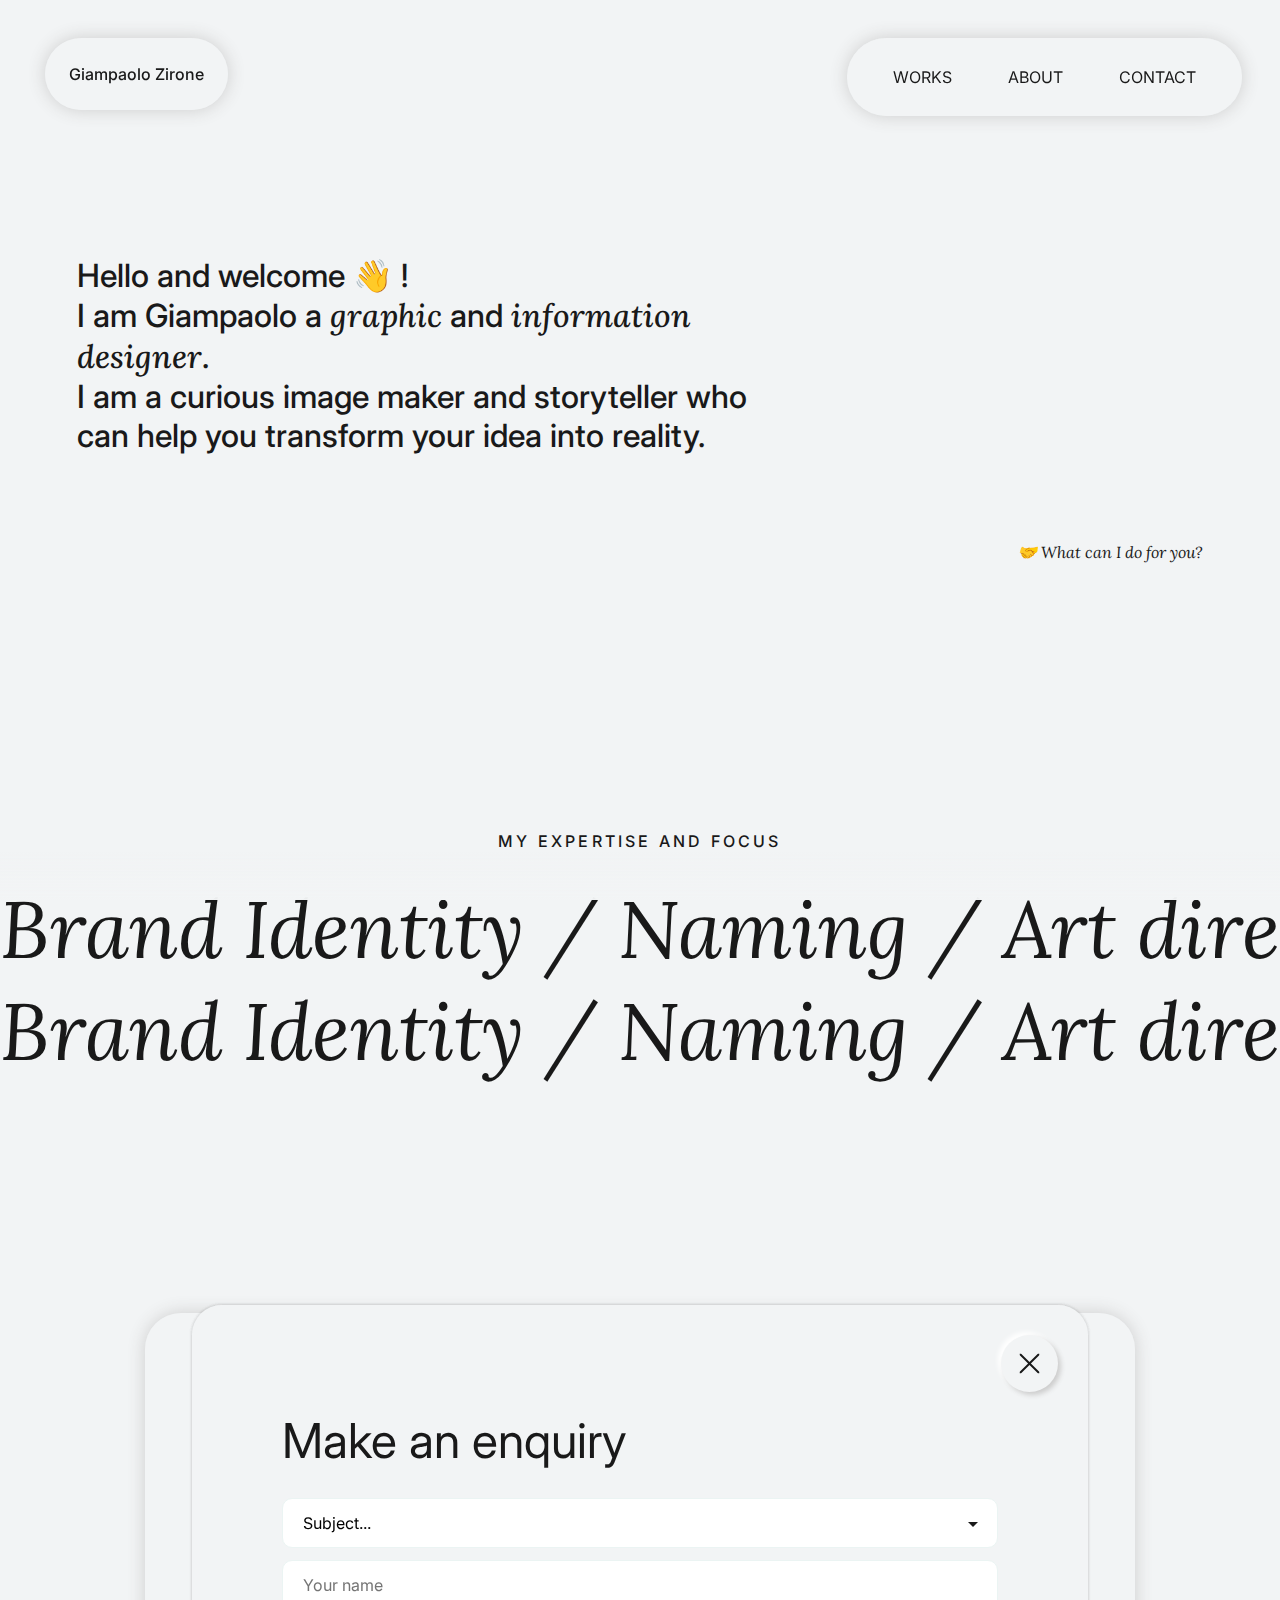
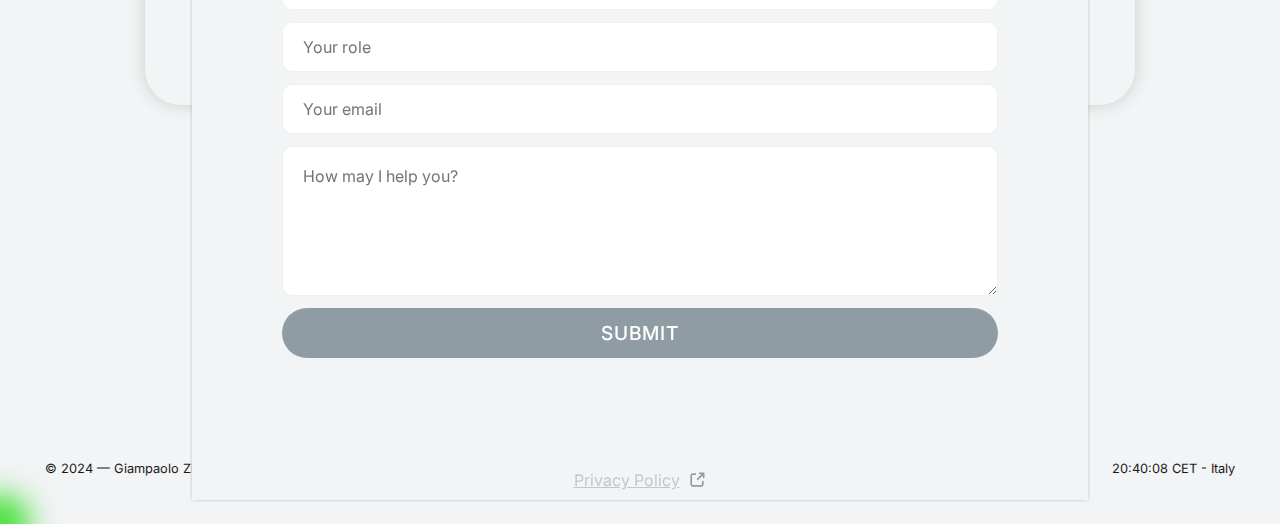
<file: index.html>
<!DOCTYPE html>
<html lang="en">

<!--
     _______________________________________
    / Hello Hello! Please do not hack my  \
    | cute website but give me feedback   |
     \XOXO                                /
     ---------------------------------------
       \
        \
         \
                _..._
              .'     '.      _
             /    .-""-\   _/ \
           .-|   /:.   |  |   |
           |  \  |:.   /.-'-./
           | .-'-;:__.'    =/
           .'=  *=|**** _.='
          /   _.  |    ;
         ;-.-'|    \   |
        /   | \    _\  _\
        \__/'._;.  ==' ==\
                 \    \   |
                 /    /   /
                 /-._/-._/
                 \   `\  \
                  `-._/._/

 --> 

<head>
    <meta charset="UTF-8">
    <meta name="viewport" content="width=device-width, initial-scale=1.0">

    <!-- CHG -->
    <title>Graphic &amp; Information Designer — Giampaolo Zirone</title>
    <meta rel="author" content="Giampaolo Zirone">
    <!-- Need to be updated --> <!-- CHG -->
    <meta name="keywords"
        content="Giampaolo Zirone,designer,data visualization,information,animation,portfolio,design,motion graphics,typography,UX,UI,specialist,visual,communication,graphic designer,grapich,logo,brand">
    <!-- Need to be updated -->
    <link rel="icon" type="image/png" href="https://em-content.zobj.net/source/apple/354/alien-monster_1f47e.png"
        size="16x16">
    <!-- Need to be updated -->
    <link rel="shortcut icon" href="https://em-content.zobj.net/source/apple/354/alien-monster_1f47e.png"
        type="image/x-icon">

    <link rel="canonical" href="https://www.giampaolozirone.com">

    <!-- OG Tags Facebook Meta Tags -->
    <!-- CHG -->
    <meta property="og:title" content="Graphic &amp; Information Designer — Giampaolo Zirone">
    <meta property="og:site_name" content="Giampaolo Zirone">
    <!-- CHG -->
    <meta property="og:description"
        content="Graphic Designer specialising in visual design, information design, data visualisation, branding and motion graphics.">
    <meta property="og:url" content="https://www.giampaolozirone.com">
    <!--CHANGE whit your image-->
    <meta property="og:image" content="https://giampaolozirone.com/assets/og_image.png">
    <!-- <meta property="og:image:width" content="1000">
	<meta property="og:image:height" content="750"
	><meta property="og:image:type" content="image/jpeg"> -->
    <meta property="og:type" content="website">
    <meta property="og:locale" content="en_gb">


    <!-- CHG -->
    <meta itemprop="name" content="Graphic &amp; Information Designer — Giampaolo Zirone">
    <meta itemprop="url" content="https://www.giampaolozirone.com">

    <!-- Twitter Meta Tags -->
    <meta name="twitter:title" content="Graphic &amp; Information Designer — Giampaolo Zirone">
    <meta name="twitter:url" content="https://www.giampaolozirone.com">
    <meta name="twitter:card" content="summary">
    <meta name="twitter:description"
        content="Graphic Designer specialising in visual design, information design, data visualisation, branding and motion graphics.">
    <!-- Here to change the description -->
    <meta name="description"
        content="Graphic Designer specialising in visual design, information design, data visualisation, branding and motion graphics.">


    <link rel="stylesheet" href="css/style.css">
    <link rel="stylesheet" href="css/style-form.css">
    <link rel="stylesheet" href="css/responsive.css">
    <script src="https://ajax.googleapis.com/ajax/libs/jquery/3.7.1/jquery.min.js"></script>
    <script src="script/script.js" rel="preload" as="script"></script>


    <!--Font Connection-->
    <link rel="preconnect" href="https://fonts.googleapis.com">
    <link rel="preconnect" href="https://fonts.gstatic.com" crossorigin>
    <link
        href="https://fonts.googleapis.com/css2?family=Inter:wght@300;400;500&family=Lora:ital,wght@1,400;1,500&display=swap"
        rel="stylesheet">

</head>

<body>
    <div class="page">


        <header id="nav_fixed" class="nv-smlscrn-n">
            <a class="header_logo box-01" aria-label="Logo" href="index.html">Giampaolo Zirone</a>
            <nav>
                <ul class="header_text">
                    <li class="sopra_nav"><a href="works.html" class="box-01">Works</a></li>
                    <li class="sopra_nav"><a href="about.html">About</a></li>
                    <li class="sopra_nav"><a href="contact.html">Contact</a></li>
                </ul>
            </nav>
        </header>

        <div id="nav_fixed02_b" class="nv-smlscrn-y">
            <div id="nav_fixed">
                <a class="header_logo" aria-label="Logo" href="index.html">Giampaolo Zirone</a>
                <span class="header_text_nv hdr-txt-nv-123ltc  mn-opn">more</span>
            </div>

            <div class="i-opn" style="z-index: 12;">
                <div id="nav_fixed">
                    <a class="header_logo" aria-label="Logo" href="index.html">Giampaolo Zirone</a>
                    <span class="header_text_nv02 hdr-txt-nv-123ltc  mn-opn  x">less</span>
                </div>
                <ul class="header_text-opn">
                    <li class="sopra_nav"><a href="index.html">Home</a></li>
                    <li class="sopra_nav"><a href="works.html">Works</a></li>
                    <li class="sopra_nav"><a href="about.html">About</a></li>
                    <li class="sopra_nav"><a href="contact.html">Contact</a></li>
                </ul>
                <footer class="ftr-i-opn">
                    <section class="sctn-i-opn">
                        <div class="pill_button pill_button-i-opn-m">hello@giampaolozirone.com</div>
                        <div class="lowest">
                            <span class="lowest_text">
                                ©
                                <!-- da controllare la classe in questa sezione -->
                                <span>2024</span>
                                — Giampaolo Zirone. All rights reserved. Do not use without permission. <a class="a-ftr" target="_blank" href="/privacy.html">Privacy Policy</a>&nbsp;
                                <!-- <a href="/privacy">Privacy Policy</a></span>-->
                            </span>

                            <!-- inserire l'orario che si aggiorna automaticamente -->

                        </div>

                    </section>
                </footer>
            </div>

            <script type="text/javascript">
                $(".mn-opn").click(function () {
                    $(".i-opn").show(200);
                });

                $(".x").click(function () {
                    $(".i-opn").hide(200);
                });
            </script>

        </div>

        <main>

            <div class="introduction">
                <h3>Hello and welcome 👋 ! <br>
                    I am Giampaolo a <span id="h3_italic">graphic</span> and <span id="h3_italic">information
                        designer</span>. <br>
                    I am a curious image maker and storyteller who can help you transform your idea into reality.
                </h3>

                <!-- <svg class="star0" width="192" height="190" viewBox="0 0 192 190" fill="none" xmlns="http://www.w3.org/2000/svg">
                    <path
                        d="M95.9475 2.90101L113.623 26.2397L114.328 27.1709L115.404 26.7153L142.539 15.2223L146.015 44.1303L146.157 45.3037L147.33 45.441L176.632 48.8702L165.001 75.5984L164.523 76.6949L165.486 77.4044L189.106 94.8141L165.486 112.224L164.523 112.933L165.001 114.03L176.632 140.758L147.33 144.187L146.157 144.324L146.015 145.498L142.539 174.406L115.404 162.913L114.328 162.457L113.623 163.388L95.9475 186.727L78.272 163.388L77.5668 162.457L76.4912 162.913L49.3556 174.406L45.8795 145.498L45.7384 144.324L44.5646 144.187L15.2628 140.758L26.8944 114.03L27.3716 112.933L26.409 112.224L2.78935 94.8141L26.409 77.4044L27.3716 76.6949L26.8944 75.5984L15.2628 48.8702L44.5646 45.441L45.7384 45.3037L45.8795 44.1303L49.3556 15.2223L76.4912 26.7153L77.5668 27.1709L78.272 26.2397L95.9475 2.90101Z"
                        stroke="#41E034" stroke-width="5" />
                </svg> -->
                <h6 class="spc-btn-01">🤝 What can I do for you?</h6>
            </div>

            <section class="about_section spc-btn-02">
                <h5 class="text-center">My expertise and focus</h5>
                <div class="about__what">
                    <div class="about__what-line-1">Brand Identity / Naming / Art direction / Infographics / Data
                        Visualisation / Logo Design / Video / Visual Design / UI & UX / Motion Graphics / Editorial /
                        Printing</div>
                    <div class="about__what-line-2">Brand Identity / Naming / Art direction / Infographics / Data
                        Visualisation / Logo Design / Video / Visual Design / UI & UX / Motion Graphics / Editorial /
                        Printing</div>
                </div>
            </section>

            <div class="box_contact">
                <div>

                    <div class="contact-bottom">
                        <h4 class="pill_button"> Get in Touch</h4>
                    </div>

                    <span class="box_contact_mail"> <!-- rimossa una classe -->
                        <a href="mailto:hello@giampaolozirone.com">hello@giampaolozirone.com</a>
                    </span>

                    <div class="box_contact_buttons contact-top">
                        <!--Qua rivedi e sistema un po' magari aggiungi anche un easter egg nel codice del sito
                        Vanno sicuramente sistemati i pulsanti bene-->
                            <span id="aprnd" class="hello_container pill_button button_arrow pill_hover hll-cont-resp">Say hi
                                <div class="arrow_container">
                                    <svg viewBox="0 0 16 16">
                                        <path fill-rule="evenodd"
                                            d="M1 8a.5.5 0 0 1 .5-.5h11.793l-3.147-3.146a.5.5 0 0 1 .708-.708l4 4a.5.5 0 0 1 0 .708l-4 4a.5.5 0 0 1-.708-.708L13.293 8.5H1.5A.5.5 0 0 1 1 8z" />
                                    </svg>
                                </div>
                            </span>

                            <span id="aprnd02" class="hello_container pill_button button_arrow pill_hover">Enquiries
                                <div class="arrow_container">
                                    <svg viewBox="0 0 16 16">
                                        <path fill-rule="evenodd"
                                            d="M1 8a.5.5 0 0 1 .5-.5h11.793l-3.147-3.146a.5.5 0 0 1 .708-.708l4 4a.5.5 0 0 1 0 .708l-4 4a.5.5 0 0 1-.708-.708L13.293 8.5H1.5A.5.5 0 0 1 1 8z" />
                                    </svg>
                                </div>
                            </span>
                        </a>
                    </div>

                </div>
            </div>
        </main>

        <!--FORMS-->
        <!-- BLUR su tutto -->
        <div id="blr-frm-01" class="over_fullAlt"> </div>
       
        <!--FORM01-->
        <div>
            <div id="frm01" class="cntct-form">
                <div id="chdndo" class="cntct-form-x">
                    <svg class="cntct-form-x-svg" viewBox="0 0 50 50">
                        <polygon
                            points="28.5,25 50,3.5 50,0 46.5,0 25,21.5 3.5,0 0,0 0,3.5 21.5,25 0,46.5 0,50 3.5,50 25,28.5 46.5,50 50,50 50,46.5 ">
                        </polygon>
                    </svg>
                </div>
                <div class="cntct-form-ctn">
                    <p class="cntct-form-title">
                        Get in touch
                    </p>
                    <form name="contact form SAY HI" method="POST" netlify-honeypot="bot-field" action="/form-submission.html/" data-netlify="true">
                        <p class="hidden">
                            <label> Don’t fill this out if you’re human:<input name="bot-field" /></label>
                        </p>
                        <div class="cntct-form-spxdwn"><input class="ipt01-cntform" type="text" name="name"
                                placeholder="Your name" autocomplete="off" value=""></div>
                        <div class="cntct-form-spxdwn"> <input class="ipt01-cntform" type="email" name="email"
                                placeholder="Your email" autocomplete="off" value=""></div>
                        <div class="cntct-form-spxdwn"> <textarea class="ipt02-cntform" name="message"
                                placeholder="How may I help you?"></textarea></div>
                        <button class="ipt03-cntform" type="submit">Submit</button>
                    </form>
                </div>

                <div class="cntct-form-prv">
                    <p class="prv-plc"><a target="_blank" href="/privacy.html">Privacy Policy</a>
                        <i class="by-prv"><svg viewBox="0 0 24 24">
                            <path
                                d="M10.0002 5H8.2002C7.08009 5 6.51962 5 6.0918 5.21799C5.71547 5.40973 5.40973 5.71547 5.21799 6.0918C5 6.51962 5 7.08009 5 8.2002V15.8002C5 16.9203 5 17.4801 5.21799 17.9079C5.40973 18.2842 5.71547 18.5905 6.0918 18.7822C6.5192 19 7.07899 19 8.19691 19H15.8031C16.921 19 17.48 19 17.9074 18.7822C18.2837 18.5905 18.5905 18.2839 18.7822 17.9076C19 17.4802 19 16.921 19 15.8031V14M20 9V4M20 4H15M20 4L13 11"
                                stroke="currentColor" stroke-width="2" stroke-linecap="round" stroke-linejoin="round" fill="none">
                            </path>
                        </svg></i>
                    </p>
                </div>
            </div>
        </div>

        <!--FORM02-->
        <div>
            <div id="frm02" class="cntct-form">
                <div id="chdndo02" class="cntct-form-x">
                    <svg class="cntct-form-x-svg" viewBox="0 0 50 50">
                        <polygon
                            points="28.5,25 50,3.5 50,0 46.5,0 25,21.5 3.5,0 0,0 0,3.5 21.5,25 0,46.5 0,50 3.5,50 25,28.5 46.5,50 50,50 50,46.5 ">
                        </polygon>
                    </svg>
                </div>
                <div class="cntct-form-ctn">
                    <p class="cntct-form-title">
                        Make an enquiry
                    </p>
                    <form name="contact form ENQUIRIES" method="POST" netlify-honeypot="bot-field" action="/form-submission.html/" data-netlify="true">
                        
                        <p class="hidden">
                            <label> Don’t fill this out if you’re human:<input name="bot-field" /></label>
                        </p>
                        
                        <div class="cntct-form-spxdwn sbj-slc" ><span class="frmnia"></span><select class="ipt01-cntform slc01-cntform" name="service">
                                <option value="">Subject...</option>
                                <option value="Graphic Design">Graphic Design</option>
                                <option value="Creative Concep">Creative Concept</option>
                                <option value="Information &amp; Data Vis">Information &amp; Data Vis</option>
                                <option value="Collaboration">Collaboration</option>
                                <option value="General Enquiry">General Enquiry</option>
                            </select>
                        </div>
                        <div class="cntct-form-spxdwn"><input class="ipt01-cntform" type="text" name="name"
                                placeholder="Your name" autocomplete="off" value=""></div>
                        <div class="cntct-form-spxdwn"> <input class="ipt01-cntform" type="text" name="role"
                                placeholder="Your role" value=""></div>
                        <div class="cntct-form-spxdwn"> <input class="ipt01-cntform" type="email" name="email"
                                placeholder="Your email" autocomplete="off" value=""></div>
                        <div class="cntct-form-spxdwn"> <textarea class="ipt02-cntform" name="message"
                                placeholder="How may I help you?"></textarea></div>
                        <button class="ipt03-cntform" type="submit">Submit</button>
                    </form>
                </div>
    
                <div class="cntct-form-prv">
                    <p class="prv-plc"><a target="_blank" href="/privacy.html">Privacy Policy</a>
                        <i class="by-prv"><svg viewBox="0 0 24 24">
                            <path
                                d="M10.0002 5H8.2002C7.08009 5 6.51962 5 6.0918 5.21799C5.71547 5.40973 5.40973 5.71547 5.21799 6.0918C5 6.51962 5 7.08009 5 8.2002V15.8002C5 16.9203 5 17.4801 5.21799 17.9079C5.40973 18.2842 5.71547 18.5905 6.0918 18.7822C6.5192 19 7.07899 19 8.19691 19H15.8031C16.921 19 17.48 19 17.9074 18.7822C18.2837 18.5905 18.5905 18.2839 18.7822 17.9076C19 17.4802 19 16.921 19 15.8031V14M20 9V4M20 4H15M20 4L13 11"
                                stroke="currentColor" stroke-width="2" stroke-linecap="round" stroke-linejoin="round" fill="none">
                            </path>
                        </svg></i>
                    </p>
                </div>
            </div>
        </div>

        <footer>
            <section>
                <h5 class="text-center">Follow me on</h5>

                <div class="social-list text-center">
                    <a class="social_behance" href="https://www.behance.net/giampaolozirone" target="_blank">Behance</a>
                    |
                    <a class="social_instagram" href="https://www.instagram.com/gia.zir/" target="_blank">Instagram</a>
                    |
                    <a class="social_linkedin" href="https://www.linkedin.com/in/gzirone/" target="_blank">LinkedIn</a>
                </div>

                <div class="lowest">

                    <div class="lowest_time">
                        <div id="clock" onload="currentTime()">
                            <script type="text/javascript">
                                function currentTime() {
                                    let date = new Date();
                                    let hh = date.getHours();
                                    let mm = date.getMinutes();
                                    let ss = date.getSeconds();
                                    //let session = "AM";


                                    if (hh > 12) {
                                        session = "PM";
                                    }

                                    hh = (hh < 10) ? "0" + hh : hh;
                                    mm = (mm < 10) ? "0" + mm : mm;
                                    ss = (ss < 10) ? "0" + ss : ss;

                                    let time = hh + ":" + mm + ":" + ss + " " /*+ session*/;

                                    document.getElementById("clock").innerText = time;
                                    let t = setTimeout(function () { currentTime() }, 1000);

                                }

                                currentTime();

                                //FIRST FRM
                                document.getElementById("aprnd").addEventListener("click", function () {
                                    document.getElementById("frm01").classList.add("cntct-form-prt");
                                    document.getElementById("blr-frm-01").classList.add("over_fullAlt-frm");
                                    document.getElementById("nav_fixed").classList.add("z-meno");
                                    document.getElementById("nav_fixed02_b").classList.add("z-meno");
                                });

                                document.getElementById("chdndo").addEventListener("click", function () {
                                    document.getElementById("frm01").classList.remove("cntct-form-prt");
                                    document.getElementById("blr-frm-01").classList.remove("over_fullAlt-frm");
                                    document.getElementById("nav_fixed").classList.remove("z-meno");
                                    document.getElementById("nav_fixed02_b").classList.remove("z-meno");
                                });

                                //SECOND FRM
                                document.getElementById("aprnd02").addEventListener("click", function () {
                                    document.getElementById("frm02").classList.add("cntct-form-prt");
                                    document.getElementById("blr-frm-01").classList.add("over_fullAlt-frm");
                                    document.getElementById("nav_fixed").classList.add("z-meno");
                                    document.getElementById("nav_fixed02_b").classList.add("z-meno");
                                });

                                document.getElementById("chdndo02").addEventListener("click", function () {
                                    document.getElementById("frm02").classList.remove("cntct-form-prt");
                                    document.getElementById("blr-frm-01").classList.remove("over_fullAlt-frm");
                                    document.getElementById("nav_fixed").classList.remove("z-meno");
                                    document.getElementById("nav_fixed02_b").classList.remove("z-meno");
                                });


                            </script>
                        </div>
                        &nbsp;CET - Italy
                    </div>

                    <span class="lowest_text">
                        ©
                        <!-- da controllare la classe in questa sezione -->
                        <span>2024</span>
                        — Giampaolo Zirone. All rights reserved. Do not use without permission. <a class="a-ftr" target="_blank" href="/privacy.html">Privacy Policy</a>&nbsp;
                    </span>

                    <!-- inserire l'orario che si aggiorna automaticamente -->

                </div>

            </section>
        </footer>
    </div>
    <div id="fade_bottom"></div>
    <div id="cursor"></div>
</body>

<script>
    //mouse cursor
    const circle = document.getElementById('cursor');
    const circleStyle = circle.style;

    document.addEventListener('mousemove', e => {
        window.requestAnimationFrame(() => {
            circleStyle.top = `${e.clientY}px`;
            circleStyle.left = `${e.clientX}px`;
        });
    });


    //mouse cursor over 
    let ashover = document.querySelectorAll('a')

    //console.log(ashover)

    ashover.forEach(link => {
        link.addEventListener('mouseover', () => {
            circle.classList.add('hover');
        });
        link.addEventListener('mouseleave', () => {
            circle.classList.remove('hover');
        });
    })

</script>

</html>
</file>
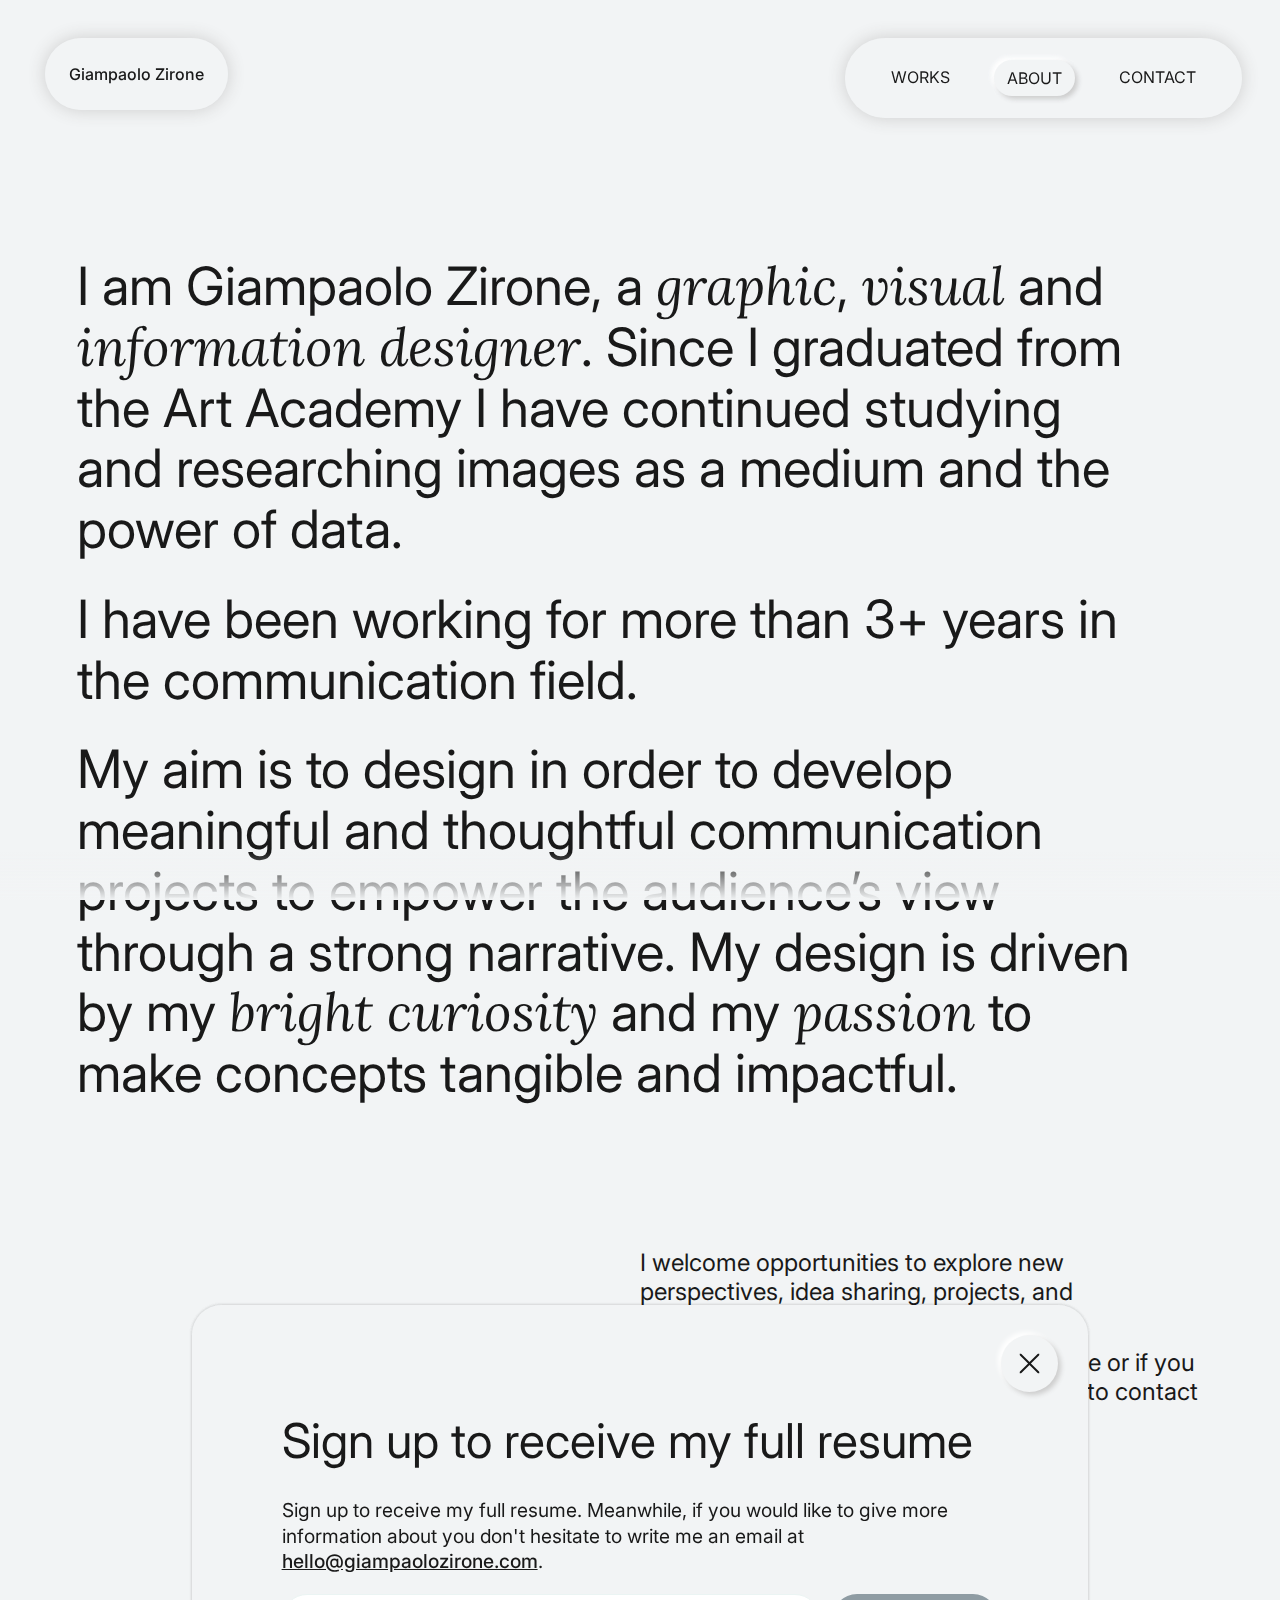
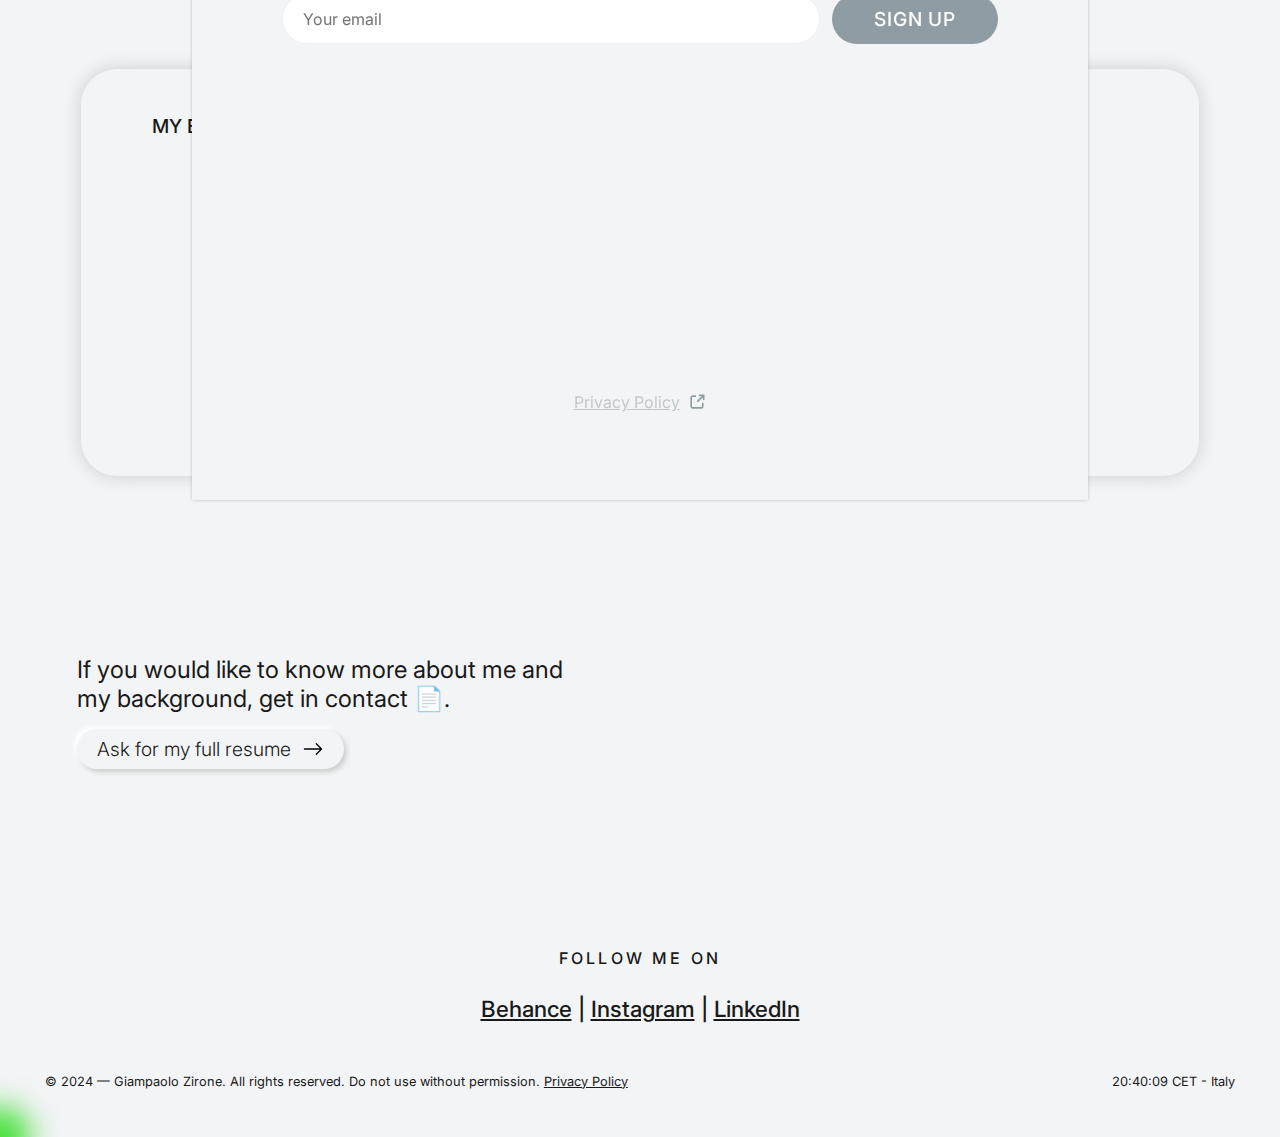
<file: about.html>
<!DOCTYPE html>
<html lang="en"> 

<head>
    <meta charset="UTF-8">
    <meta name="viewport" content="width=device-width, initial-scale=1.0">

    <!-- CHG -->
    <title>Giampaolo Zirone — About</title>
    <meta rel="author" content="Giampaolo Zirone">
    <!-- Need to be updated --> <!-- CHG -->
    <meta name="keywords"
        content="Giampaolo Zirone,designer,data visualization,information,animation,portfolio,design,motion graphics,typography,UX,UI,specialist,visual,communication,graphic designer,grapich,logo,brand">
    <!-- Need to be updated -->
    <link rel="icon" type="image/png" href="https://em-content.zobj.net/source/apple/354/alien-monster_1f47e.png"
        size="16x16">
    <!-- Need to be updated -->
    <link rel="shortcut icon" href="https://em-content.zobj.net/source/apple/354/alien-monster_1f47e.png"
        type="image/x-icon">
    <!-- CHG -->
    <link rel="canonical" href="https://www.giampaolozirone.com/about">

    <!-- OG Tags Facebook Meta Tags -->
    <!-- OG Tags -->
    <!-- CHG -->
    <meta property="og:title" content="Giampaolo Zirone — About">
    <meta property="og:site_name" content="Giampaolo Zirone">
    <!-- CHG -->
    <meta property="og:description"
        content="Giampaolo is a Graphic and Information Designer focusing on designing meaningful and thoughtful communication projects for brands and products.">
    <!-- CHG -->
    <meta property="og:url" content="https://www.giampaolozirone.com/about">
    <!--CHANGE whit your image-->
    <meta property="og:image" content="https://giampaolozirone.com/assets/og_image.png">
    <!-- <meta property="og:image:width" content="1000">
    <meta property="og:image:height" content="750"
    ><meta property="og:image:type" content="image/jpeg"> -->
    <meta property="og:type" content="website">
    <meta property="og:locale" content="en_gb">


    <!-- CHG -->
    <meta itemprop="name" content="Giampaolo Zirone — About">
    <!-- CHG -->
    <meta itemprop="url" content="https://www.giampaolozirone.com/about">

    <!-- Twitter Meta Tags -->
    <!-- CHG -->
    <meta name="twitter:title" content="Giampaolo Zirone — About">
    <meta name="twitter:description"
        content="Giampaolo is a Graphic and Information Designer focusing on designing meaningful and thoughtful communication projects for brands and products.">
    <!-- CHG -->
    <meta name="twitter:url" content="https://www.giampaolozirone.com/about">
    <meta name="twitter:card" content="summary">
    <!-- Here to change the description -->
    <meta name="description"
        content="Giampaolo is a Graphic and Information Designer focusing on designing meaningful and thoughtful communication projects for brands and products.">


    <link rel="stylesheet" href="css/style.css">
    <script src="https://ajax.googleapis.com/ajax/libs/jquery/3.7.1/jquery.min.js"></script>
    <script src="script/script.js"></script>
    <link rel="stylesheet" href="css/style-pg02.css">
    <link rel="stylesheet" href="css/style-form.css">
    <link rel="stylesheet" href="css/responsive.css">

    <!--Font Connection-->
    <link rel="preconnect" href="https://fonts.googleapis.com">
    <link rel="preconnect" href="https://fonts.gstatic.com" crossorigin>
    <link href="https://fonts.googleapis.com/css2?family=Inter:wght@300;400;500&family=Lora:ital,wght@1,400;1,500&display=swap" rel="stylesheet">

</head>

<body>
    <div class="page">

        <header id="nav_fixed" class="nv-smlscrn-n">
            <a class="header_logo" aria-label="Logo" href="index.html">Giampaolo Zirone</a>
            <nav>
                <ul class="header_text">
                    <li class="sopra_nav"><a href="works.html">Works</a></li>
                    <li class="sopra_nav pllbttac01"><a href="about.html">About</a></li>
                    <li class="sopra_nav"><a href="contact.html">Contact</a></li>
                </ul>
            </nav>
        </header>

        <div id="nav_fixed02_b" class="nv-smlscrn-y">
            <div id="nav_fixed">
                <a class="header_logo" aria-label="Logo" href="index.html">Giampaolo Zirone</a>
                <span class="header_text_nv hdr-txt-nv-123ltc  mn-opn">more</span>
            </div>

            <div class="i-opn" style="z-index: 12;">
                <div id="nav_fixed">
                    <a class="header_logo" aria-label="Logo" href="index.html">LOGO Giampaolo Zirone</a>
                    <span class="header_text_nv02 hdr-txt-nv-123ltc  mn-opn  x">less</span>
                </div>
                <ul class="header_text-opn">
                    <li class="sopra_nav"><a href="index.html">Home</a></li>
                    <li class="sopra_nav"><a href="works.html">Works</a></li>
                    <li class="sopra_nav"><a href="about.html">About</a></li>
                    <li class="sopra_nav"><a href="contact.html">Contact</a></li>
                </ul>
                <footer class="ftr-i-opn">
                    <section class="sctn-i-opn">
                        <div class="pill_button pill_button-i-opn-m">hello@giampaolozirone.com</div>
                        <div class="lowest">
                            <span class="lowest_text">
                                ©
                                <!-- da controllare la classe in questa sezione -->
                                <span>2023</span>
                                — Giampaolo Zirone. All rights reserved. Do not use without permission. <a class="a-ftr" target="_blank" href="/privacy.html">Privacy Policy</a>&nbsp;
                            </span>

                            <!-- inserire l'orario che si aggiorna automaticamente -->

                        </div>

                    </section>
                </footer>
            </div>

            <script type="text/javascript">
                $(".mn-opn").click(function () {
                    $(".i-opn").show(200);
                });

                $(".x").click(function () {
                    $(".i-opn").hide(200);
                });
            </script>

        </div>

        <main>
            <div class="introduction">
                <p class="abt_mn_p-01">I am Giampaolo Zirone, a <span id="abt_mn_p-01_italic">graphic</span>, <span
                        id="abt_mn_p-01_italic">visual</span> and <span id="abt_mn_p-01_italic">information
                        designer</span>. Since I graduated from the Art
                    Academy I have continued studying and researching images as a medium and the power of data.</p>
                <p class="abt_mn_p-01_pt">I have been working for more than 3+ years in the communication field.</p>
                <p class="abt_mn_p-01_pt">My aim is to design in order to develop meaningful and thoughtful
                    communication projects to empower
                    the audience’s view through a strong narrative. My design is driven by my <span
                        id="abt_mn_p-01_italic">bright curiosity</span> and my
                    <span id="abt_mn_p-01_italic">passion</span> to make concepts tangible and impactful.
                </p>
            </div>
            <div class="git_stc_01 spc-btn-03">
                <p class="git_stc_01_p1">I welcome opportunities to explore new perspectives, idea sharing, projects,
                    and collaborations.</p>
                <p class="git_stc_01_p2">If you would like to share anything with me or if you would like to have a
                    chat, do not hesitate to contact me 📩.</p>

                    <span id="aprnd03" class="hello_container btt-abt-01 pill_button button_arrow pill_hover btt-abt-01a">Get in touch
                        <div class="arrow_container">
                            <svg viewBox="0 0 16 16">
                                <path fill-rule="evenodd"
                                    d="M1 8a.5.5 0 0 1 .5-.5h11.793l-3.147-3.146a.5.5 0 0 1 .708-.708l4 4a.5.5 0 0 1 0 .708l-4 4a.5.5 0 0 1-.708-.708L13.293 8.5H1.5A.5.5 0 0 1 1 8z" />
                            </svg>
                        </div>
                    </span>
                </a>
            </div>

            <div class="box_xpfcs">
                <div class="xpfcs_tlt">
                    <h4 class="h4_intro">My expertise and focus</h4>
                </div>
                <div class="xpfcs_pre-ul">
                    <ul class="xpfcs_ul">
                        <li class="xpfcs_li">Graphic Design</li>
                        <li class="xpfcs_li">Visual Design</li>
                        <li class="xpfcs_li">Data Visualisation</li>
                        <li class="xpfcs_li">Information Design</li>
                        <li class="xpfcs_li">UI & UX</li>
                        <li class="xpfcs_li">Web Design</li>
                        <li class="xpfcs_li">Digital Graphic,</li>
                        <li class="xpfcs_li">Motion Graphic</li>
                        <li class="xpfcs_li">Publishing</li>
                        <li class="xpfcs_li">Brand Identity</li>
                        <li class="xpfcs_li">Video Making</li>
                        <li class="xpfcs_li">Photography</li>
                        <li class="xpfcs_li">Digital Illustration</li>
                    </ul>
                </div>
            </div>

            <div class="res_stc_01 spc-btm-04">
                <p class="git_stc_01_p1">If you would like to know more about me and my background, get in contact 📄.
                </p>
                    <span id="aprnd04" class="hello_container btt-abt-01 pill_button button_arrow pill_hover btt-abt-01a">Ask for my full resume
                        <div class="arrow_container">
                            <svg viewBox="0 0 16 16">
                                <path fill-rule="evenodd"
                                    d="M1 8a.5.5 0 0 1 .5-.5h11.793l-3.147-3.146a.5.5 0 0 1 .708-.708l4 4a.5.5 0 0 1 0 .708l-4 4a.5.5 0 0 1-.708-.708L13.293 8.5H1.5A.5.5 0 0 1 1 8z" />
                            </svg>
                        </div>
                    </span>
                </a>
            </div>

        </main>
        <!--FORMS-->
        <!-- BLUR su tutto -->
        <div id="blr-frm-01" class="over_fullAlt"> </div>

        <!--FORM03-->
        <div>
            <div id="frm03" class="cntct-form">
                <div id="chdndo03" class="cntct-form-x">
                    <svg class="cntct-form-x-svg" viewBox="0 0 50 50">
                        <polygon
                            points="28.5,25 50,3.5 50,0 46.5,0 25,21.5 3.5,0 0,0 0,3.5 21.5,25 0,46.5 0,50 3.5,50 25,28.5 46.5,50 50,50 50,46.5 ">
                        </polygon>
                    </svg>
                </div>
                <div class="cntct-form-ctn">
                    <p class="cntct-form-title">
                        Get in touch
                    </p>
                    <form name="contact form GET IN TOUCH" method="POST" netlify-honeypot="bot-field" action="/form-submission.html/" data-netlify="true">
                        <p class="hidden">
                            <label> Don’t fill this out if you’re human:<input name="bot-field" /></label>
                        </p>
                        <div class="cntct-form-spxdwn"><input class="ipt01-cntform" type="text" name="name"
                                placeholder="Your name" autocomplete="off" value=""></div>
                        <div class="cntct-form-spxdwn"> <input class="ipt01-cntform" type="email" name="email"
                                placeholder="Your email" autocomplete="off" value=""></div>
                        <div class="cntct-form-spxdwn"> <textarea class="ipt02-cntform" name="message"
                                placeholder="How may I help you?"></textarea></div>
                        <button class="ipt03-cntform" type="submit">Submit</button>
                    </form>
                </div>

                <div class="cntct-form-prv">
                    <p class="prv-plc"><a target="_blank" href="/privacy.html">Privacy Policy</a>
                        <i class="by-prv"><svg viewBox="0 0 24 24">
                            <path
                                d="M10.0002 5H8.2002C7.08009 5 6.51962 5 6.0918 5.21799C5.71547 5.40973 5.40973 5.71547 5.21799 6.0918C5 6.51962 5 7.08009 5 8.2002V15.8002C5 16.9203 5 17.4801 5.21799 17.9079C5.40973 18.2842 5.71547 18.5905 6.0918 18.7822C6.5192 19 7.07899 19 8.19691 19H15.8031C16.921 19 17.48 19 17.9074 18.7822C18.2837 18.5905 18.5905 18.2839 18.7822 17.9076C19 17.4802 19 16.921 19 15.8031V14M20 9V4M20 4H15M20 4L13 11"
                                stroke="currentColor" stroke-width="2" stroke-linecap="round" stroke-linejoin="round" fill="none">
                            </path>
                        </svg></i>
                    </p>
                </div>
            </div>
        </div>

        <!--FORM04-->
        <div>
            <div id="frm04" class="cntct-form">
                <div id="chdndo04" class="cntct-form-x">
                    <svg viewBox="0 0 50 50">
                        <polygon
                            points="28.5,25 50,3.5 50,0 46.5,0 25,21.5 3.5,0 0,0 0,3.5 21.5,25 0,46.5 0,50 3.5,50 25,28.5 46.5,50 50,50 50,46.5 ">
                        </polygon>
                    </svg>
                </div>
                <div class="cntct-form-ctn">
                    <p class="cntct-form-title">
                        Sign up to receive my full resume
                    </p>
                    <p class="cntct-form-subtitle">Sign up to receive my full resume. Meanwhile, if you would like to give more information about
                        you don't hesitate to write me an email at <a class="cntct-form-subtitle-spc" href="mailto:hello@giampaolozirone.com?subject=Resume and portfolio request www">hello@giampaolozirone.com</a>.</p>
                    <form name="contact form RESUME/CV" method="POST" netlify-honeypot="bot-field" action="/form-submission.html/" data-netlify="true">
                        
                        <p class="hidden">
                            <label> Don’t fill this out if you’re human:<input name="bot-field" /></label>
                        </p>

                        <div class="cntct-form-cr-2">
                            <div class="cntct-form-spxdwn cntct-form-ipt02"> <input class="ipt01-cntform ipt02cr-cntform" type="email" name="email"
                                    placeholder="Your email" autocomplete="off" value=""></div>
                            <button class="ipt03-cntform ipt03-cntform-cr" type="submit">Sign up</button>
                        </div>
                    </form>
                </div>
                <div class="cntct-form-prv">
                    <p class="prv-plc"><a target="_blank" href="/privacy.html">Privacy Policy</a>
                        <i class="by-prv"><svg viewBox="0 0 24 24">
                            <path
                                d="M10.0002 5H8.2002C7.08009 5 6.51962 5 6.0918 5.21799C5.71547 5.40973 5.40973 5.71547 5.21799 6.0918C5 6.51962 5 7.08009 5 8.2002V15.8002C5 16.9203 5 17.4801 5.21799 17.9079C5.40973 18.2842 5.71547 18.5905 6.0918 18.7822C6.5192 19 7.07899 19 8.19691 19H15.8031C16.921 19 17.48 19 17.9074 18.7822C18.2837 18.5905 18.5905 18.2839 18.7822 17.9076C19 17.4802 19 16.921 19 15.8031V14M20 9V4M20 4H15M20 4L13 11"
                                stroke="currentColor" stroke-width="2" stroke-linecap="round" stroke-linejoin="round" fill="none">
                            </path>
                        </svg></i>
                    </p>
                </div>
            </div>
        </div>

        <footer class="ftr_abt_mt">
            <section>
                <h5 class="text-center">Follow me on</h5>

                <div class="social-list text-center">
                    <a class="social_behance" href="https://www.behance.net/giampaolozirone" target="_blank">Behance</a>
                    |
                    <a class="social_instagram" href="https://www.instagram.com/gia.zir/" target="_blank">Instagram</a>
                    |
                    <a class="social_linkedin" href="https://www.linkedin.com/in/gzirone/" target="_blank">LinkedIn</a>
                </div>

                <div class="lowest">

                    <div class="lowest_time">
                        <div id="clock" onload="currentTime()">
                            <script type="text/javascript">
                                function currentTime() {
                                    let date = new Date();
                                    let hh = date.getHours();
                                    let mm = date.getMinutes();
                                    let ss = date.getSeconds();
                                    //let session = "AM";


                                    if (hh > 12) {
                                        session = "PM";
                                    }

                                    hh = (hh < 10) ? "0" + hh : hh;
                                    mm = (mm < 10) ? "0" + mm : mm;
                                    ss = (ss < 10) ? "0" + ss : ss;

                                    let time = hh + ":" + mm + ":" + ss + " " /*+ session*/;

                                    document.getElementById("clock").innerText = time;
                                    let t = setTimeout(function () { currentTime() }, 1000);

                                }

                                currentTime();

                                //THIRD FRM
                                document.getElementById("aprnd03").addEventListener("click", function () {
                                    document.getElementById("frm03").classList.add("cntct-form-prt");
                                    document.getElementById("blr-frm-01").classList.add("over_fullAlt-frm");
                                    document.getElementById("nav_fixed").classList.add("z-meno");
                                });

                                document.getElementById("chdndo03").addEventListener("click", function () {
                                    document.getElementById("frm03").classList.remove("cntct-form-prt");
                                    document.getElementById("blr-frm-01").classList.remove("over_fullAlt-frm");
                                    document.getElementById("nav_fixed").classList.remove("z-meno");
                                });

                                //FOURTH FRM
                                document.getElementById("aprnd04").addEventListener("click", function () {
                                    document.getElementById("frm04").classList.add("cntct-form-prt");
                                    document.getElementById("blr-frm-01").classList.add("over_fullAlt-frm");
                                    document.getElementById("nav_fixed").classList.add("z-meno");
                                });

                                document.getElementById("chdndo04").addEventListener("click", function () {
                                    document.getElementById("frm04").classList.remove("cntct-form-prt");
                                    document.getElementById("blr-frm-01").classList.remove("over_fullAlt-frm");
                                    document.getElementById("nav_fixed").classList.remove("z-meno");
                                });

                            </script>
                        </div>
                        &nbsp;CET - Italy
                    </div>

                    <span class="lowest_text">
                        ©
                        <!-- da controllare la classe in questa sezione -->
                        <span>2024</span>
                        — Giampaolo Zirone. All rights reserved. Do not use without permission. <a class="a-ftr" target="_blank" href="/privacy.html">Privacy Policy</a>&nbsp;
                        <!-- <a href="/privacy">Privacy Policy</a></span>-->
                    </span>

                    <!-- inserire l'orario che si aggiorna automaticamente -->

                </div>

            </section>
        </footer>
    </div>
    </div>

    <div id="fade_bottom"></div>
    <div id="cursor"></div>
</body>

<script>
            //mouse cursor
            const circle = document.getElementById('cursor');
            const circleStyle = circle.style;

    document.addEventListener('mousemove', e => {
                window.requestAnimationFrame(() => {
                    circleStyle.top = `${e.clientY}px`;
                    circleStyle.left = `${e.clientX}px`;
                });
    });


            //mouse cursor over 
            let ashover = document.querySelectorAll('a')

    //console.log(ashover)

    ashover.forEach(link => {
                link.addEventListener('mouseover', () => {
                    circle.classList.add('hover');
                });
        link.addEventListener('mouseleave', () => {
                circle.classList.remove('hover');
        });
    })

</script>

</html>
</file>
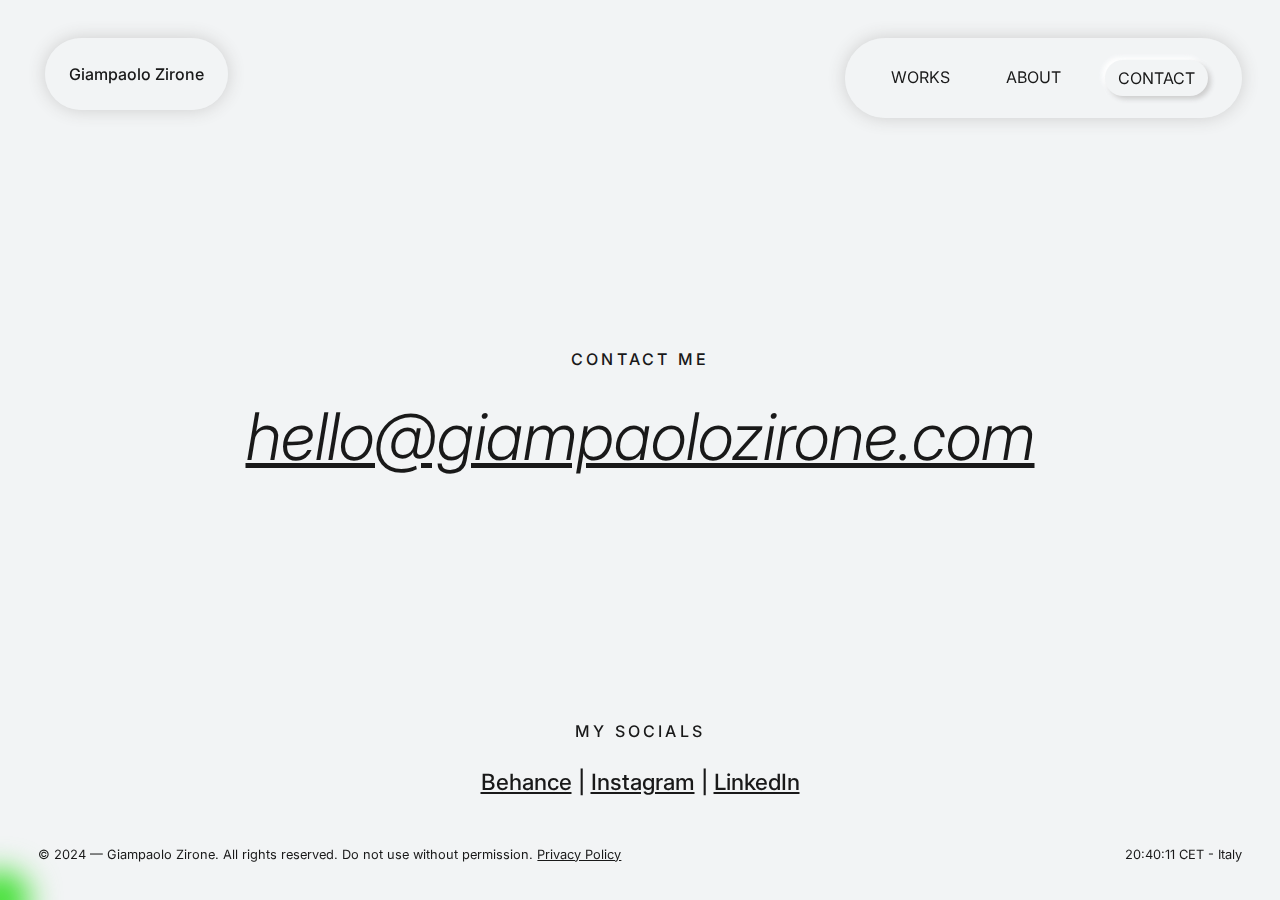
<file: contact.html>
<!DOCTYPE html>
<html lang="en">

<!--
     _______________________________________
    / Hello Hello! Please do not hack my  \
    | cute website but give me feedback   |
     \XOXO                                /
     ---------------------------------------
       \
        \
         \
                _..._
              .'     '.      _
             /    .-""-\   _/ \
           .-|   /:.   |  |   |
           |  \  |:.   /.-'-./
           | .-'-;:__.'    =/
           .'=  *=|**** _.='
          /   _.  |    ;
         ;-.-'|    \   |
        /   | \    _\  _\
        \__/'._;.  ==' ==\
                 \    \   |
                 /    /   /
                 /-._/-._/
                 \   `\  \
                  `-._/._/

 --> 
                  
<head>
    <meta charset="UTF-8">
    <meta name="viewport" content="width=device-width, initial-scale=1.0">

    <!-- CHG -->
    <title>Giampaolo Zirone — Contact</title>
    <meta rel="author" content="Giampaolo Zirone">
    <!-- Need to be updated --> <!-- CHG -->
    <meta name="keywords" content="Giampaolo Zirone,designer,data visualization,information,animation,portfolio,design,motion graphics,typography,UX,UI,specialist,visual,communication,graphic designer,grapich,logo,brand">
    <!-- Need to be updated -->
    <link rel="icon" type="image/png" href="https://em-content.zobj.net/source/apple/354/alien-monster_1f47e.png" size="16x16">
    <!-- Need to be updated -->
    <link rel="shortcut icon" href="https://em-content.zobj.net/source/apple/354/alien-monster_1f47e.png" type="image/x-icon">
    <!-- CHG -->
    <link rel="canonical" href="https://www.giampaolozirone.com/contact">

    <!-- OG Tags Facebook Meta Tags -->
    <!-- OG Tags -->
    <!-- CHG -->
    <meta property="og:title" content="Giampaolo Zirone — Contact">
    <meta property="og:site_name" content="Giampaolo Zirone">
    <!-- CHG -->
    <meta property="og:description" content="Contacts of Graphic Designer Giampaolo Zirone. Expertise: visual design, information design, data visualisation, branding, motion graphics, editorial design.">
    <!-- CHG -->
    <meta property="og:url" content="https://www.giampaolozirone.com/contact">
    <!--CHANGE whit your image-->
    <meta property="og:image" content="https://giampaolozirone.com/assets/og_image.png">
    <!-- <meta property="og:image:width" content="1000">
    <meta property="og:image:height" content="750"
    ><meta property="og:image:type" content="image/jpeg"> -->
    <meta property="og:type" content="website">
    <meta property="og:locale" content="en_gb">


    <!-- CHG -->
    <meta itemprop="name" content="Giampaolo Zirone — Contact">
    <!-- CHG -->
    <meta itemprop="url" content="https://www.giampaolozirone.com/contact">
    
    <!-- Twitter Meta Tags -->
    <!-- CHG -->
    <meta name="twitter:title" content="Giampaolo Zirone — Contact">
    <meta name="twitter:description" content="Contacts of Graphic Designer Giampaolo Zirone. Expertise: visual design, information design, data visualisation, branding, motion graphics, editorial design.">
    <!-- CHG -->
    <meta name="twitter:url" content="https://www.giampaolozirone.com/contact">
    <meta name="twitter:card" content="summary">
    <!-- Here to change the description -->
    <meta name="description" content="Contacts of Graphic Designer Giampaolo Zirone. Expertise: visual design, information design, data visualisation, branding, motion graphics, editorial design.">


    <link rel="stylesheet" href="css/style.css">
    <script src="https://ajax.googleapis.com/ajax/libs/jquery/3.7.1/jquery.min.js"></script>
    <script src="script/script.js"></script>
    <!--additional style fot the page-->
    <link rel="stylesheet" href="css/style-pg01-03.css">
    <link rel="stylesheet" href="css/responsive.css">

    <!--Font Connection-->
    <link rel="preconnect" href="https://fonts.googleapis.com">
    <link rel="preconnect" href="https://fonts.gstatic.com" crossorigin>
    <link
        href="https://fonts.googleapis.com/css2?family=Inter:wght@300;400;500&family=Lora:ital,wght@1,400;1,500&display=swap"
        rel="stylesheet">
</head>

<body>
    <header id="nav_fixed" class="nv-smlscrn-n">
        <a class="header_logo" aria-label="Logo" href="index.html">Giampaolo Zirone</a>
        <nav>
            <ul class="header_text">
                <li class="sopra_nav"><a href="works.html">Works</a></li>
                <li class="sopra_nav"><a href="about.html">About</a></li>
                <li class="sopra_nav pllbttac01"><a href="contact.html">Contact</a></li>
            </ul>
        </nav>
    </header>

    <div id="nav_fixed02_b" class="nv-smlscrn-y">
        <div id="nav_fixed">
            <a class="header_logo" aria-label="Logo" href="index.html">Giampaolo Zirone</a>
            <span class="header_text_nv hdr-txt-nv-123ltc  mn-opn">more</span>
        </div>
    
        <div class="i-opn" style="z-index: 12;">
            <div id="nav_fixed">
                <a class="header_logo" aria-label="Logo" href="index.html">Giampaolo Zirone</a>
                <span class="header_text_nv02 hdr-txt-nv-123ltc  mn-opn  x">less</span>
            </div>
            <ul class="header_text-opn">
                <li class="sopra_nav"><a href="index.html">Home</a></li>
                <li class="sopra_nav"><a href="works.html">Works</a></li>
                <li class="sopra_nav"><a href="about.html">About</a></li>
                <li class="sopra_nav"><a href="contact.html">Contact</a></li>
            </ul>
            <footer class="ftr-i-opn">
                <section class="sctn-i-opn">
                    <div class="pill_button pill_button-i-opn-m">hello@giampaolozirone.com</div>
                    <div class="lowest">
                        <span class="lowest_text">
                            ©
                            <!-- da controllare la classe in questa sezione -->
                            <span>2024</span>
                            — Giampaolo Zirone. All rights reserved. Do not use without permission. <a class="a-ftr" target="_blank" href="/privacy.html">Privacy Policy</a>&nbsp;
                            <!-- <a href="/privacy">Privacy Policy</a></span>-->
                        </span>
    
                        <!-- inserire l'orario che si aggiorna automaticamente -->
    
                    </div>
    
                </section>
            </footer>
        </div>
    
        <script type="text/javascript">
            $(".mn-opn").click(function(){
        $(".i-opn").show(200);
        });

        $(".x").click(function(){
        $(".i-opn").hide(200);
        });
        </script>
    
    </div>

    <main>

        <div class="cnct-mn-01 over_fullAlt">
            <span class="cnct-mn-spn-01">
                <h5 class="text-center">Contact me</h5>
                <span class="box_contact_mail cnct-mail-01"><a href="mailto:hello@giampaolozirone.com?subject=From www">hello@giampaolozirone.com</a></span>
            </span>
        </div>

    </main>
    
    <footer>
        <section>
            <h5 class="text-center">My socials</h5>
            
            <div class="social-list text-center">
                <a class="social_behance" href="https://www.behance.net/giampaolozirone" target="_blank">Behance</a>
                 | 
                <a class="social_instagram" href="https://www.instagram.com/gia.zir/" target="_blank">Instagram</a>
                 | 
                <a class="social_linkedin" href="https://www.linkedin.com/in/gzirone/" target="_blank">LinkedIn</a>
            </div>

            <div class="lowest">                
        
                <div class="lowest_time">
                    <div id = "clock" onload="currentTime()">
                        <script type="text/javascript">
                            function currentTime() {
                            let date = new Date(); 
                            let hh = date.getHours();
                            let mm = date.getMinutes();
                            let ss = date.getSeconds();
                            //let session = "AM";

                                
                            if(hh > 12){
                                session = "PM";
                            }

                            hh = (hh < 10) ? "0" + hh : hh;
                            mm = (mm < 10) ? "0" + mm : mm;
                            ss = (ss < 10) ? "0" + ss : ss;
                                
                            let time = hh + ":" + mm + ":" + ss + " " /*+ session*/;

                            document.getElementById("clock").innerText = time; 
                            let t = setTimeout(function(){ currentTime() }, 1000); 

                            }

                            currentTime();
                        </script>
                    </div>
                    &nbsp;CET - Italy
                </div>
                
                <span class="lowest_text">
                    ©
                    <!-- da controllare la classe in questa sezione -->
                    <span>2024</span> 
                    — Giampaolo Zirone. All rights reserved. Do not use without permission. <a class="a-ftr" target="_blank" href="/privacy.html">Privacy Policy</a>&nbsp;
                </span>

                <!-- inserire l'orario che si aggiorna automaticamente -->

            </div>

        </section>
    </footer>
    
    <div id="cursor"></div>
</body>

<script>
    //mouse cursor
    const circle = document.getElementById('cursor');
    const circleStyle = circle.style;
    
    document.addEventListener('mousemove', e => {
      window.requestAnimationFrame(() => {
        circleStyle.top = `${ e.clientY}px`;
        circleStyle.left = `${ e.clientX}px`;
      });
    });
    

    //mouse cursor over 
    let ashover = document.querySelectorAll('a')

    //console.log(ashover)

    ashover.forEach(link => {
        link.addEventListener('mouseover', () => {
        circle.classList.add('hover');
    });
        link.addEventListener('mouseleave', () => {
        circle.classList.remove('hover');
    });
    })
    
</script>

</html>
</file>
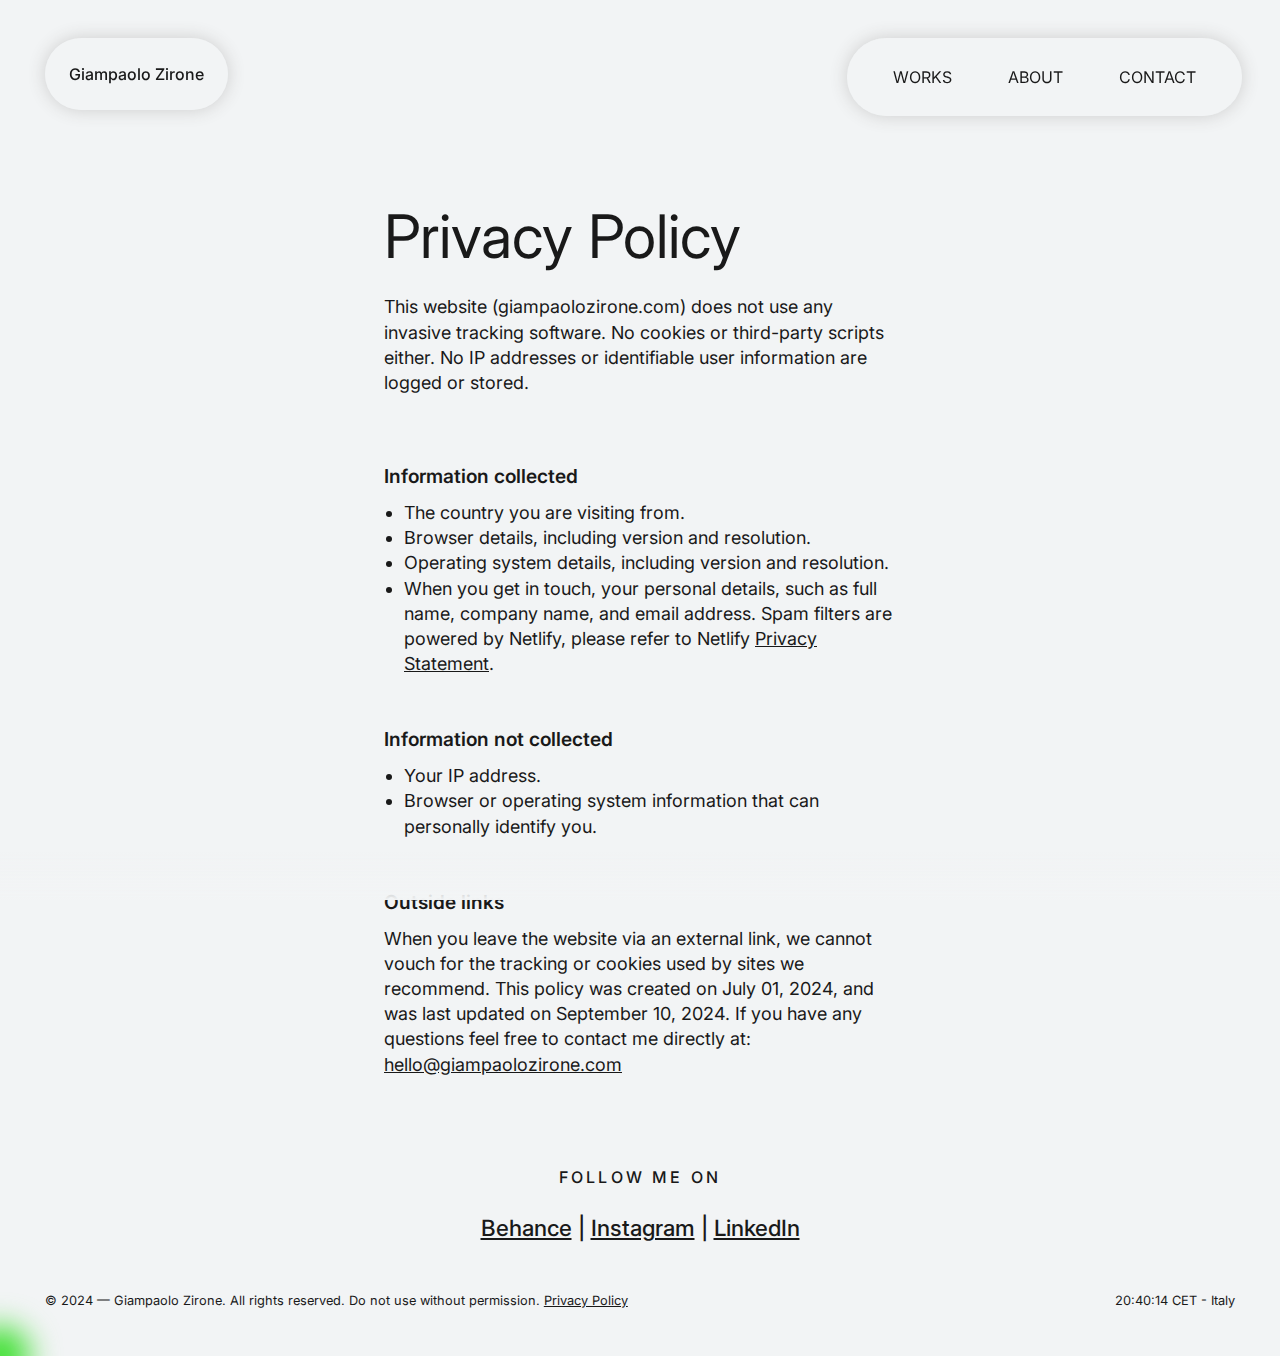
<file: privacy.html>
<!DOCTYPE html>
<html lang="en">

<head>
    <meta charset="UTF-8">
    <meta name="viewport" content="width=device-width, initial-scale=1.0">

    <!-- CHG -->
    <title>Giampaolo Zirone — Privacy Policy</title>
    <meta rel="author" content="Giampaolo Zirone">
    <!-- Need to be updated --> <!-- CHG -->
    <meta name="keywords"
        content="Giampaolo Zirone,designer,data visualization,information,animation,portfolio,design,motion graphics,typography,UX,UI,specialist,visual,communication,graphic designer,grapich,logo,brand">
    <!-- Need to be updated -->
    <link rel="icon" type="image/png" href="https://em-content.zobj.net/source/apple/354/alien-monster_1f47e.png"
        size="16x16">
    <!-- Need to be updated -->
    <link rel="shortcut icon" href="https://em-content.zobj.net/source/apple/354/alien-monster_1f47e.png"
        type="image/x-icon">
    <!-- CHG -->
    <link rel="canonical" href="https://www.giampaolozirone.com/privacy">

    <!-- OG Tags Facebook Meta Tags -->
    <!-- OG Tags -->
    <!-- CHG -->
    <meta property="og:title" content="Giampaolo Zirone — Privacy Policy">
    <meta property="og:site_name" content="Giampaolo Zirone">
    <!-- CHG -->
    <meta property="og:description"
        content="Giampaolo is a Graphic and Information Designer focusing on designing meaningful and thoughtful communication projects for brands and products.">
    <!-- CHG -->
    <meta property="og:url" content="https://www.giampaolozirone.com/privacy">
    <!--CHANGE whit your image-->
    <meta property="og:image" content="https://giampaolozirone.com/assets/og_image.png">
    <!-- <meta property="og:image:width" content="1000">
    <meta property="og:image:height" content="750"
    ><meta property="og:image:type" content="image/jpeg"> -->
    <meta property="og:type" content="website">
    <meta property="og:locale" content="en_gb">


    <!-- CHG -->
    <meta itemprop="name" content="Giampaolo Zirone — Privacy Policy">
    <!-- CHG -->
    <meta itemprop="url" content="https://www.giampaolozirone.com/privacy">

    <!-- Twitter Meta Tags -->
    <!-- CHG -->
    <meta name="twitter:title" content="Giampaolo Zirone — Privacy Policy">
    <meta name="twitter:description"
        content="Giampaolo is a Graphic and Information Designer focusing on designing meaningful and thoughtful communication projects for brands and products.">
    <!-- CHG -->
    <meta name="twitter:url" content="https://www.giampaolozirone.com/privacy">
    <meta name="twitter:card" content="summary">
    <!-- Here to change the description -->
    <meta name="description"
        content="Giampaolo is a Graphic and Information Designer focusing on designing meaningful and thoughtful communication projects for brands and products.">


    <link rel="stylesheet" href="css/style.css">
    <script src="https://ajax.googleapis.com/ajax/libs/jquery/3.7.1/jquery.min.js"></script>
    <script src="script/script.js"></script>
    <link rel="stylesheet" href="css/style-pg02.css">
    <link rel="stylesheet" href="css/style.css">
    <link rel="stylesheet" href="css/responsive.css">

    <!--Font Connection-->
    <link rel="preconnect" href="https://fonts.googleapis.com">
    <link rel="preconnect" href="https://fonts.gstatic.com" crossorigin>
    <link href="https://fonts.googleapis.com/css2?family=Inter:wght@300;400;500&family=Lora:ital,wght@1,400;1,500&display=swap" rel="stylesheet">

</head>

<body>
    <div class="page">

        <header id="nav_fixed" class="nv-smlscrn-n">
            <a class="header_logo" aria-label="Logo" href="index.html">Giampaolo Zirone</a>
            <nav>
                <ul class="header_text">
                    <li class="sopra_nav"><a href="works.html">Works</a></li>
                    <li class="sopra_nav"><a href="about.html">About</a></li>
                    <li class="sopra_nav"><a href="contact.html">Contact</a></li>
                </ul>
            </nav>
        </header>

        <div id="nav_fixed02_b" class="nv-smlscrn-y">
            <div id="nav_fixed">
                <a class="header_logo" aria-label="Logo" href="index.html">Giampaolo Zirone</a>
                <span class="header_text_nv hdr-txt-nv-123ltc  mn-opn">more</span>
            </div>

            <div class="i-opn" style="z-index: 12;">
                <div id="nav_fixed">
                    <a class="header_logo" aria-label="Logo" href="index.html">LOGO Giampaolo Zirone</a>
                    <span class="header_text_nv02 hdr-txt-nv-123ltc  mn-opn  x">less</span>
                </div>
                <ul class="header_text-opn">
                    <li class="sopra_nav"><a href="index.html">Home</a></li>
                    <li class="sopra_nav"><a href="works.html">Works</a></li>
                    <li class="sopra_nav"><a href="about.html">About</a></li>
                    <li class="sopra_nav"><a href="contact.html">Contact</a></li>
                </ul>

                
                <footer class="ftr-i-opn">
                    <section class="sctn-i-opn">
                        <div class="pill_button pill_button-i-opn-m">hello@giampaolozirone.com</div>
                        <div class="lowest">
                            <span class="lowest_text">
                                ©
                                <!-- da controllare la classe in questa sezione -->
                                <span>2024</span>
                                — Giampaolo Zirone. All rights reserved. Do not use without permission. &nbsp;
                                <!-- <a href="/privacy">Privacy Policy</a></span>-->
                            </span>

                            <!-- inserire l'orario che si aggiorna automaticamente -->

                        </div>

                    </section>
                </footer>
            </div>

            <script type="text/javascript">
                $(".mn-opn").click(function () {
                    $(".i-opn").show(200);
                });

                $(".x").click(function () {
                    $(".i-opn").hide(200);
                });
            </script>

        </div>

        <main>
           
            <section class="sc-pvc">
                <div class="_1rupnA JnaihT">
                    <h2 class="ttl-pvc">Privacy Policy</h2>
                    <p class="hhA1O_">This website (giampaolozirone.com) does not use any invasive tracking software. No cookies or
                        third-party scripts either. No IP addresses or identifiable user information are logged or stored.</p>

                    <p class="jj1O">Information collected</p>
                    <ul class="jj10_lst">
                        <li>The country you are visiting from.</li>
                        <li>Browser details, including version and resolution.</li>
                        <li>Operating system details, including version and resolution.</li>
                        <li>When you get in touch, your personal details, such as full name, company name, and email address. Spam
                            filters are powered by Netlify, please refer to Netlify <a class="jj1O_a" target="_blank"
                                href="https://www.netlify.com/privacy/">Privacy Statement</a>.</li>
                    </ul>
                    
                    <p class="jj1O">Information not collected</p>
                    <ul class="jj10_lst">
                        <li>Your IP address.</li>
                        <li>Browser or operating system information that can personally identify you.</li>
                    </ul>

                    <p class="jj1O">Outside links</p>
                    <p class="jj10_par">When you leave the website via an external link, we cannot vouch for the tracking or cookies
                        used by sites we recommend. This policy was created on July 01, 2024, and was last updated on September 10,
                        2024. If you have any questions feel free to contact me directly at: <a class="jj1O_a"
                            href="mailto:hello@giampaolozirone.com?subject=Privacy Policy -www- enquiry">hello@giampaolozirone.com</a>
                    </p>
                </div>
            </section>

        </main>

        <footer class="ftr_abt_mt">
            <section>
                <h5 class="text-center">Follow me on</h5>

                <div class="social-list text-center">
                    <a class="social_behance" href="https://www.behance.net/giampaolozirone" target="_blank">Behance</a>
                    |
                    <a class="social_instagram" href="https://www.instagram.com/gia.zir/" target="_blank">Instagram</a>
                    |
                    <a class="social_linkedin" href="https://www.linkedin.com/in/gzirone/" target="_blank">LinkedIn</a>
                </div>

                <div class="lowest">

                    <div class="lowest_time">
                        <div id="clock" onload="currentTime()">
                            <script type="text/javascript">
                                function currentTime() {
                                    let date = new Date();
                                    let hh = date.getHours();
                                    let mm = date.getMinutes();
                                    let ss = date.getSeconds();
                                    //let session = "AM";


                                    if (hh > 12) {
                                        session = "PM";
                                    }

                                    hh = (hh < 10) ? "0" + hh : hh;
                                    mm = (mm < 10) ? "0" + mm : mm;
                                    ss = (ss < 10) ? "0" + ss : ss;

                                    let time = hh + ":" + mm + ":" + ss + " " /*+ session*/;

                                    document.getElementById("clock").innerText = time;
                                    let t = setTimeout(function () { currentTime() }, 1000);

                                }

                                currentTime();
                            </script>
                        </div>
                        &nbsp;CET - Italy
                    </div>

                    <span class="lowest_text">
                        ©
                        <!-- da controllare la classe in questa sezione -->
                        <span>2024</span>
                        — Giampaolo Zirone. All rights reserved. Do not use without permission. <a class="a-ftr" target="_blank" href="/privacy.html">Privacy Policy</a>&nbsp;
                    </span>

                    <!-- inserire l'orario che si aggiorna automaticamente -->

                </div>

            </section>
        </footer>
    </div>
    </div>

    <div id="fade_bottom"></div>
    <div id="cursor"></div>
</body>

<script>
            //mouse cursor
            const circle = document.getElementById('cursor');
            const circleStyle = circle.style;

    document.addEventListener('mousemove', e => {
                window.requestAnimationFrame(() => {
                    circleStyle.top = `${e.clientY}px`;
                    circleStyle.left = `${e.clientX}px`;
                });
    });


            //mouse cursor over 
            let ashover = document.querySelectorAll('a')

    //console.log(ashover)

    ashover.forEach(link => {
                link.addEventListener('mouseover', () => {
                    circle.classList.add('hover');
                });
        link.addEventListener('mouseleave', () => {
                circle.classList.remove('hover');
        });
    })

</script>

</html>
</file>
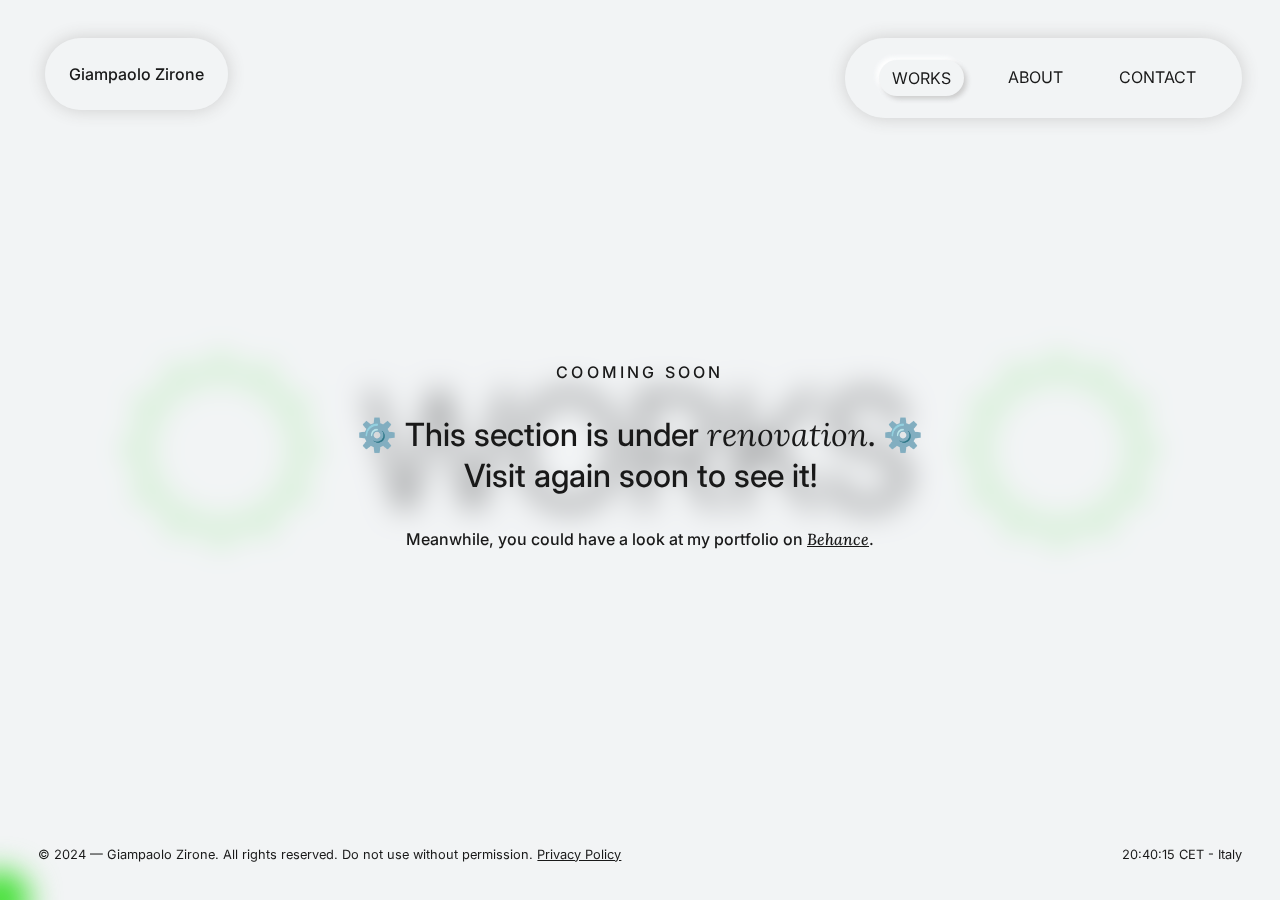
<file: works.html>
<!DOCTYPE html>
<html lang="en">

<head>
    <meta charset="UTF-8">
    <meta name="viewport" content="width=device-width, initial-scale=1.0">

    <!-- CHG -->
    <title>Giampaolo Zirone — Portfolio</title>
    <meta rel="author" content="Giampaolo Zirone">
    <!-- Need to be updated --> <!-- CHG -->
    <meta name="keywords" content="Giampaolo Zirone,designer,data visualization,information,animation,portfolio,design,motion graphics,typography,UX,UI,specialist,visual,communication,graphic designer,grapich,logo,brand">
    <!-- Need to be updated -->
    <link rel="icon" type="image/png" href="https://em-content.zobj.net/source/apple/354/alien-monster_1f47e.png" size="16x16">
    <!-- Need to be updated -->
    <link rel="shortcut icon" href="https://em-content.zobj.net/source/apple/354/alien-monster_1f47e.png" type="image/x-icon">
    <!-- CHG -->
    <link rel="canonical" href="https://www.giampaolozirone.com/works">

    <!-- OG Tags Facebook Meta Tags -->
    <!-- OG Tags -->
    <!-- CHG -->
    <meta property="og:title" content="Giampaolo Zirone — Portfolio">
    <meta property="og:site_name" content="Giampaolo Zirone">
    <!-- CHG -->
    <meta property="og:description" content="Portfolio of Graphic Designer Giampaolo Zirone. Expertise: visual design, information design, data visualisation, branding, motion graphics, editorial design.">
    <!-- CHG -->
    <meta property="og:url" content="https://www.giampaolozirone.com/works">
    <!--CHANGE whit your image-->
    <meta property="og:image" content="https://giampaolozirone.com/assets/og_image.png">
    <!-- <meta property="og:image:width" content="1000">
    <meta property="og:image:height" content="750"
    ><meta property="og:image:type" content="image/jpeg"> -->
    <meta property="og:type" content="website">
    <meta property="og:locale" content="en_gb">


    <!-- CHG -->
    <meta itemprop="name" content="Giampaolo Zirone — Portfolio">
    <!-- CHG -->
    <meta itemprop="url" content="https://www.giampaolozirone.com/works">
    
    <!-- Twitter Meta Tags -->
    <!-- CHG -->
    <meta name="twitter:title" content="Giampaolo Zirone — Portfolio">
    <meta name="twitter:description" content="Portfolio of Graphic Designer Giampaolo Zirone. Expertise: visual design, information design, data visualisation, branding, motion graphics, editorial design.">
    <!-- CHG -->
    <meta name="twitter:url" content="https://www.giampaolozirone.com/works">
    <meta name="twitter:card" content="summary">
    <!-- Here to change the description -->
    <meta name="description" content="Portfolio of Graphic Designer Giampaolo Zirone. Expertise: visual design, information design, data visualisation, branding, motion graphics, editorial design.">


    <link rel="stylesheet" href="css/style.css">
    <script src="https://ajax.googleapis.com/ajax/libs/jquery/3.7.1/jquery.min.js"></script>
    <script src="script/script.js"></script>
    <!--additional style fot the page-->
    <link rel="stylesheet" href="css/style-pg01-03.css">
    <link rel="stylesheet" href="css/responsive.css">

    <!--Font Connection-->
    <link rel="preconnect" href="https://fonts.googleapis.com">
    <link rel="preconnect" href="https://fonts.gstatic.com" crossorigin>
    <link
        href="https://fonts.googleapis.com/css2?family=Inter:wght@300;400;500&family=Lora:ital,wght@1,400;1,500&display=swap"
        rel="stylesheet">
</head>

<body>

    <header id="nav_fixed" class="nv-smlscrn-n">
        <a class="header_logo" aria-label="Logo" href="index.html">Giampaolo Zirone</a>
        <nav>
            <ul class="header_text">
                <li class="sopra_nav pllbttac01"><a href="works.html">Works</a></li>
                <li class="sopra_nav"><a href="about.html">About</a></li>
                <li class="sopra_nav"><a href="contact.html">Contact</a></li>
            </ul>
        </nav>
    </header>

    <div id="nav_fixed02_b" class="nv-smlscrn-y">
        <div id="nav_fixed">
            <a class="header_logo" aria-label="Logo" href="index.html">Giampaolo Zirone</a>
            <span class="header_text_nv hdr-txt-nv-123ltc  mn-opn">more</span>
        </div>
    
        <div class="i-opn" style="z-index: 12;">
            <div id="nav_fixed">
                <a class="header_logo" aria-label="Logo" href="index.html">Giampaolo Zirone</a>
                <span class="header_text_nv02 hdr-txt-nv-123ltc  mn-opn  x">less</span>
            </div>
            <ul class="header_text-opn">
                <li class="sopra_nav"><a href="index.html">Home</a></li>
                <li class="sopra_nav"><a href="works.html">Works</a></li>
                <li class="sopra_nav"><a href="about.html">About</a></li>
                <li class="sopra_nav"><a href="contact.html">Contact</a></li>
            </ul>
            <footer class="ftr-i-opn">
                <section class="sctn-i-opn">
                    <div class="pill_button pill_button-i-opn-m">hello@giampaolozirone.com</div>
                    <div class="lowest">
                        <span class="lowest_text">
                            ©
                            <!-- da controllare la classe in questa sezione -->
                            <span>2024</span>
                            — Giampaolo Zirone. All rights reserved. Do not use without permission. <a class="a-ftr" target="_blank" href="/privacy.html">Privacy Policy</a>&nbsp;
                            <!-- <a href="/privacy">Privacy Policy</a></span>-->
                        </span>
    
                        <!-- inserire l'orario che si aggiorna automaticamente -->
    
                    </div>
    
                </section>
            </footer>
        </div>
    
        <script type="text/javascript">
            $(".mn-opn").click(function(){
        $(".i-opn").show(200);
        });

        $(".x").click(function(){
        $(".i-opn").hide(200);
        });
        </script>
    
    </div>

    <main>

        <div class="back_fullAlt">

            <svg class="star1" width="192" height="190" viewBox="0 0 192 190" fill="none" xmlns="http://www.w3.org/2000/svg">
                <path
                    d="M95.9475 2.90101L113.623 26.2397L114.328 27.1709L115.404 26.7153L142.539 15.2223L146.015 44.1303L146.157 45.3037L147.33 45.441L176.632 48.8702L165.001 75.5984L164.523 76.6949L165.486 77.4044L189.106 94.8141L165.486 112.224L164.523 112.933L165.001 114.03L176.632 140.758L147.33 144.187L146.157 144.324L146.015 145.498L142.539 174.406L115.404 162.913L114.328 162.457L113.623 163.388L95.9475 186.727L78.272 163.388L77.5668 162.457L76.4912 162.913L49.3556 174.406L45.8795 145.498L45.7384 144.324L44.5646 144.187L15.2628 140.758L26.8944 114.03L27.3716 112.933L26.409 112.224L2.78935 94.8141L26.409 77.4044L27.3716 76.6949L26.8944 75.5984L15.2628 48.8702L44.5646 45.441L45.7384 45.3037L45.8795 44.1303L49.3556 15.2223L76.4912 26.7153L77.5668 27.1709L78.272 26.2397L95.9475 2.90101Z"
                    stroke="#41E034" stroke-width="5" />
            </svg>

            <h1 class="back_fullAlt_h1">works</h1>

            <svg class="star2" width="192" height="190" viewBox="0 0 192 190" fill="none" xmlns="http://www.w3.org/2000/svg">
                <path
                    d="M95.9475 2.90101L113.623 26.2397L114.328 27.1709L115.404 26.7153L142.539 15.2223L146.015 44.1303L146.157 45.3037L147.33 45.441L176.632 48.8702L165.001 75.5984L164.523 76.6949L165.486 77.4044L189.106 94.8141L165.486 112.224L164.523 112.933L165.001 114.03L176.632 140.758L147.33 144.187L146.157 144.324L146.015 145.498L142.539 174.406L115.404 162.913L114.328 162.457L113.623 163.388L95.9475 186.727L78.272 163.388L77.5668 162.457L76.4912 162.913L49.3556 174.406L45.8795 145.498L45.7384 144.324L44.5646 144.187L15.2628 140.758L26.8944 114.03L27.3716 112.933L26.409 112.224L2.78935 94.8141L26.409 77.4044L27.3716 76.6949L26.8944 75.5984L15.2628 48.8702L44.5646 45.441L45.7384 45.3037L45.8795 44.1303L49.3556 15.2223L76.4912 26.7153L77.5668 27.1709L78.272 26.2397L95.9475 2.90101Z"
                    stroke="#41E034" stroke-width="5" />
            </svg>


        </div>

        <div class="over_fullAlt">
            <span>
                <h5 class="text-center">Cooming Soon</h5>
                <p class="wcst01">⚙️ This section is under <span id="wcst01_italic">renovation</span>. ⚙️ <br> Visit
                    again soon to see it!</p>
                <p class="wcst02">Meanwhile, you could have a look at my portfolio on <a class="wcst02_a"
                        href="https://www.behance.net/giampaolozirone" target="_blank" alt="Behance Portfolio"><span
                            id="wcst02_italic">Behance</span></a>.</p>
            </span>
        </div>

    </main>
    
    <footer>
        <section class=".wcstl01">

            <div class="lowest">                
        
                <div class="lowest_time">
                    <div id = "clock" onload="currentTime()">
                        <script type="text/javascript">
                            function currentTime() {
                            let date = new Date(); 
                            let hh = date.getHours();
                            let mm = date.getMinutes();
                            let ss = date.getSeconds();
                            //let session = "AM";

                                
                            if(hh > 12){
                                session = "PM";
                            }

                            hh = (hh < 10) ? "0" + hh : hh;
                            mm = (mm < 10) ? "0" + mm : mm;
                            ss = (ss < 10) ? "0" + ss : ss;
                                
                            let time = hh + ":" + mm + ":" + ss + " " /*+ session*/;

                            document.getElementById("clock").innerText = time; 
                            let t = setTimeout(function(){ currentTime() }, 1000); 

                            }

                            currentTime();
                        </script>
                    </div>
                    &nbsp;CET - Italy
                </div>
                
                <span class="lowest_text">
                    ©
                    <!-- da controllare la classe in questa sezione -->
                    <span>2024</span> 
                    — Giampaolo Zirone. All rights reserved. Do not use without permission. <a class="a-ftr" target="_blank" href="/privacy.html">Privacy Policy</a>&nbsp;
                </span>

                <!-- inserire l'orario che si aggiorna automaticamente -->

            </div>

        </section>
    </footer>

    <div id="cursor"></div>
</body>

<script>
    //mouse cursor
    const circle = document.getElementById('cursor');
    const circleStyle = circle.style;
    
    document.addEventListener('mousemove', e => {
      window.requestAnimationFrame(() => {
        circleStyle.top = `${ e.clientY}px`;
        circleStyle.left = `${ e.clientX}px`;
      });
    });
    

    //mouse cursor over 
    let ashover = document.querySelectorAll('a')

    //console.log(ashover)

    ashover.forEach(link => {
        link.addEventListener('mouseover', () => {
        circle.classList.add('hover');
    });
        link.addEventListener('mouseleave', () => {
        circle.classList.remove('hover');
    });
    })
    
</script>

</html>
</file>
<file: css/style.css>
:root {
    --mine: #41e034;
    --back: #f2f4f5;
    --text: #191919;
    --white: #ffffff;
    --greyLight: #cdcdcd;
    --light-dark-back: #e3e6e8;
    --mid-dark-back: #d5dadd;
    --dark-back: #c7ced1;
    --dark02-back: #8f9ca3;
  }

::selection {
    background-color: var(--mine);
    color: var(--back);
}

::-moz-selection {
    background-color: var(--mine);
    color: var(--back);
}

/*cursor removing for personalised cursor*/
/* html, body, a {
    cursor: none;
} */

#cursor {
    z-index: 50;
    position: fixed;
    width: 60px;
    height: 60px;
    background: #41E034;
    border-radius: 60px;
    margin-left: -30px;
    margin-top: -30px;
    -webkit-filter: blur(15px);
    filter: blur(15px);
    transition: transform .20s, -webkit-filter .20s;
    transition: transform .20s, filter .20s;
    transition: transform .20s, filter .20s, -webkit-filter .20s;
    pointer-events: none;
}

#cursor.hover{
    transform: scale(0.6);
    -webkit-filter: blur(10px);
    filter: blur(10px);
}

/*END cursor*/


body {
    background-color: var(--mine);
    margin: 0;	
	padding: 0;
    overflow-x: hidden;
    font-family: 'Inter', sans-serif;
    color: var(--text);
}

.page{
    max-width: 100%;
    min-height: 100vh;
    margin: auto;
    /*padding: 25px 25px 10px;
    padding: 2.4rem 2.4rem;*/
    background-color: var(--back);
    -webkit-transition: all 0.7s ease;
    -moz-transition: all 0.7s ease;
    -ms-transition: all 0.7s ease;
    transition: all 0.7s ease;
}

a {
    text-decoration: none;
    color: blue;
}

h5 {
    font-size: 1rem;
    letter-spacing: 0.2rem;
    font-weight: 500;
    text-transform: uppercase;
}

.header_text {
    text-decoration: none;
    list-style: none;
    text-transform: uppercase;
    font-size: 1rem;
    font-weight: 400;
    display: flex;
    margin: 0;
    column-gap: 2rem;
    padding: 20px 20px;
}

.header_text li {
    padding: 7px 12px;
}

.header_logo {
    font-size: 1rem;
    font-weight: 500;
    color: var(--text);
    float: left;
    
    padding: 26px 24px;
    border-radius: 40px;
    background-color: rgba(242,244,245,.5);
    /*border: 2px solid transparent;*/
    box-shadow: 0px 0px 18px var(--greyLight);
    -webkit-backdrop-filter: blur(5px);
    backdrop-filter: blur(5px);
    overflow: hidden;

    transition: all 0.4s ease;
}

nav {
    float: right;
    position: fixed;
    right: 2.4rem;

    padding: 0 12px;
    border-radius: 40px;
    background-color: rgba(242,244,245,.5);
    border: 2px solid transparent;
    box-shadow: 0px 0px 18px var(--greyLight);
    -webkit-backdrop-filter: blur(5px);
    backdrop-filter: blur(5px);
    overflow: hidden;
}

#nav_fixed{
    position: fixed;
    z-index: 10;
    margin: 2.4rem 2.8rem;
}

.text-center {
    text-align: center;
}

.social-list {
    font-size: 1.4rem;
    font-weight: 500;
}

.social-list  a{
    color: var(--text);
    text-decoration: underline;
    /*text-decoration-thickness: 1rem;*/
    transition: all 0.4s ease;
}

.lowest{
    font-size: 0.8rem;
    font-weight: 400;
    display: flex;
    justify-content: space-between;
    flex-direction: row-reverse;
    padding-top: 3.25rem;
        
}

main div h3 {
    font-size: 2rem;
    font-weight: 500;
    margin: 0;
    max-width: 60%;
}

#h3_italic {
    font-family: 'Lora', serif;
    font-style: italic;
    font-weight: 500;
}

main div h6 {
    font-size: 1rem;
    text-align: right;
    font-family: 'Lora', serif;
    font-style: italic;
    font-weight: 400;
    line-height: 2.2rem;
}

.about__what {
    font-family: 'Lora', serif;
    font-style: italic;
    font-weight: 300;
    font-size: 5rem;
    width: 100%;
    overflow: hidden;
}

.about__what-line-1{
    animation: scroll-left 25s linear infinite;
}

@keyframes scroll-left {
    0%{
        transform: translateX(0);
    }

    100% {
        transform: translateX(-100%);
    }
}

.about__what-line-2{
    animation: scroll-right 25s linear infinite;
}

@keyframes scroll-right {
    0%{
        transform: translateX(-100%);
    }

    100% {
        transform: translateX(0);
    }
}

.about_section {
    padding-top: 2.8rem;
    padding-right: 0;
    padding-left: 0;
}

.about__what-line-1 {
    width: 128%;
    white-space: nowrap;
}

.about__what-line-2 {
    width: 128%;
    white-space: nowrap;
}

h4 {
    text-transform: uppercase;
    font-size: 1.1rem;
    font-weight: 400;
    margin: 0 auto;
    padding: 0.5rem 1.5rem;
}

.pill_button {
    border: 1px solid transparent;
    box-shadow: 3px 3px 5px var(--greyLight), -3px -3px 5px var(--white);
    border-radius: 40px;
    display: inline-block; 
}

.pllbttac01{
    border: 1px solid transparent;
    box-shadow: 3px 3px 5px var(--greyLight), -3px -3px 5px var(--white);
    border-radius: 40px;
    display: inline-block; 
    pointer-events: none;
}

.box_contact {
    text-align: center;
    padding: 2.2rem 2.8rem;
    border-radius: 4vh;
    margin: 18% auto;
    width: 70%;

    background-color: rgba(242,244,245,.5);
    border: 2px solid transparent;
    box-shadow: 0px 0px 18px var(--greyLight);
    overflow: hidden;
}

.box_contact_mail a {
    font-style: italic;
    font-weight: 300;
    font-size: 4.5rem;
    line-height: 5rem;
    color: var(--text);
    text-decoration: underline;
    text-decoration-thickness: 0.3rem;
    transition: all 0.4s ease;
}

.box_contact_buttons {
    font-size: 1.2rem;
    font-weight: 300;
    display: flex;
    justify-content: space-around;
    max-width: 540px;
    margin: 0 auto;
}

.introduction {
    padding: 20% 6% 5% 6%;
    /*margin-top: 16%;*/
}

.arrow_container {
    width: 20px;
    height: 20px;
    border-radius: 50%;
    padding: 7px;
    margin-left: 5px;
    transform: scale(1.05);

    /*display: flex;*/
    align-items: center;
    justify-content: center;
    transition: all 0.4s ease;
}

.hello_container {
    display: flex;
    align-items: center;
    color: var(--text);
    cursor: pointer;
}

.button_arrow {
    padding: 0.1rem 0.8rem 0.1rem 1.2rem;
}

.contact-bottom {
    padding-bottom: 5rem;
}

.contact-top {
    padding-top: 5rem;
}

.lowest_time {
    display: flex;
    justify-content: space-between;
    margin-left: auto;
}

footer{
    box-sizing: border-box;
    padding: 0 2.8rem 3rem 2.8rem;
}


.header_text li a {
    color: var(--text);
    transition: 0.5s ease-in-out;
}

.pill_hover{
    transition: all 0.4s ease;
}

#fade_bottom {
    position: fixed;
    bottom: 0; /* top is also an option */
    width:100%;
    height: 3em; 
    background: -webkit-linear-gradient( /*for webkit  based browsers */
    rgba(255, 255, 255, 0) 0%,
    rgba(242, 244, 245, 1) 100%
    );
    background-image: -moz-linear-gradient( /*for firefox*/
    rgba(255, 255, 255, 0) 0%,
    rgba(242, 244, 245, 1) 100%
    );
    background-image: -o-linear-gradient( /*opera browser*/
    rgba(255, 255, 255, 0) 0%,
    rgba(242, 244, 245, 1) 100%
    );
    background-image: linear-gradient(
        rgba(255, 255, 255, 0) 0%,
        rgba(242, 244, 245, 1) 100%
    );
    background-image: -ms-linear-gradient( /*microsoft ie*/
    rgba(255, 255, 255, 0) 0%,
    rgba(242, 244, 245, 1) 100%
     );}

.spc-btn-01{
    margin-top: 5rem;
}

.spc-btn-02{
    margin-top: 10rem;
}


.header_text_nv, .header_text_nv02 {
    float: right;
    position: fixed;
    right: 2.4rem;

    padding: 26px 24px;
    border-radius: 40px;
    background-color: rgba(242,244,245,.5);
    border: 2px solid transparent;
    box-shadow: 0px 0px 18px var(--greyLight);
    -webkit-backdrop-filter: blur(5px);
    backdrop-filter: blur(5px);
    overflow: hidden;
}

.header_text_nv02 {
    padding: 26px 28px;
    background-color: var(--mid-dark-back);
 }

.hdr-txt-nv-123ltc {
    font-family: 'Lora', serif;
    font-style: italic;
    font-weight: 500;
    font-size: 1.2rem;
 }

.header_text-opn {
    text-decoration: none;
    list-style: none;
    text-transform: uppercase;
    font-size: 3rem;
    font-weight: 400;
    margin: 0;
    padding: 20px 20px;
    text-align: center;
    line-height: 6.6rem;

    margin-top: 35%;
}

.header_text-opn li a {
    color: var(--text);
    transition: 0.5s ease-in-out;
}

.i-opn {
    background-color: var(--back);
    width: 100%;
    height: 100%;
    position: fixed;
    top: 0;
    left: 0;
    display: none;
}

.nv-smlscrn-y {
    display: none;
}

.sctn-i-opn {
    text-align: center;
}

.pill_button-i-opn-m {
    padding: 1.2rem 1.4rem;
}

.ftr-i-opn {
    position: fixed;
    bottom: 0;
    width: 100%;
}

input, textarea{
    font-family: inherit;
    font-size: 100%;
    line-height: 1.15;
    margin: 0;
}

.mrg00{
    margin: 0   ;
}

.mrg-btt-1 {
    margin-bottom: 1rem;
}

.mrg-btt-08 {
    margin-bottom: 0.8rem;
}


.cnct-mail-01 a{
    transition: all 0.4s ease;
}

.star0 {
    position: absolute;
    transform: rotate(35deg);
    width: 55px;
}

.sopra_nav {
  transition: all 0.4s ease;
}

/*Hover elements*/

.pill_hover:hover{
    box-shadow: 0px 0px 0px var(--greyLight), -3px -3px 5px var(--white), inset 3px 3px 5px var(--greyLight), inset -3px -3px 5px var(--white);
    transition: all 0.4s ease;
  }

  
  .sopra_nav:hover
  {
    border-radius: 4vh;
    box-shadow: inset 3px 3px 5px var(--greyLight), inset -3px -3px 5px var(--white);
    transition: all 0.4s ease;
  }

  .hello_container:hover{
    text-decoration: underline;
    transition: all 0.4s ease;
  }

  .social-list > a:hover{
    text-decoration-color: var(--mine);
    transition: all 0.4s ease;
}

.button_arrow:hover .arrow_container{
    transform: scale(1.2);
    transition: all 0.4s ease;
}

.header_logo:hover
{
  border-radius: 4vh;
  box-shadow: 0px 0px 0px var(--greyLight), -3px -3px 5px var(--white), inset 3px 3px 5px var(--greyLight), inset -3px -3px 5px var(--white);
  transition: all 0.4s ease;
}

.header_text_nv:hover
{
  border-radius: 4vh;
  box-shadow: inset 3px 3px 5px var(--greyLight), inset -3px -3px 5px var(--white);
  transition: all 0.6s ease;
}

.cnct-mail-01 > a:hover, .box_contact_mail > a:hover {
    text-decoration-color: var(--mine);
    transition: all 0.4s ease;
}

.hidden{
    display: none;
}

/*PRIVACY PAGE*/
.sc-pvc{
    padding: 14% 6% 5% 6%;
    color: var(--text);
    margin: 0 auto;
    max-width: 40%;
    font-size: 1.125rem;
    line-height: 1.4;
}

.ttl-pvc{
    font-size: 3.75rem;
    line-height: 3.2rem;
    font-weight: 400;
    margin: 2rem auto;
    text-align: left;
}

.jj1O{
    font-weight: 600;
    font-size: 1.2rem;
    padding-bottom: 10px;
    padding-top: 50px;
}

.jj10_par > a, .jj1O_a{
    color: var(--text);
    text-decoration: underline;
    transition: all 0.4s ease;
}

.jj10_par > a:hover {
    text-decoration-color: var(--mine);
    transition: all 0.4s ease;
}

.jj10_par, .jj1O, .jj10_lst {
    margin: 0;
}

.jj10_lst {
    list-style: disc; 
    padding-left: 20px
}

.a-ftr{
    color: var(--text);
    text-decoration: underline;
    transition: all 0.4s ease;
}

.a-ftr:hover{
    text-decoration-color: var(--mine);
    transition: all 0.4s ease;
}
</file>
<file: css/style-form.css>
.cntct-form {
    max-width: 70%;
    height: 85%;
    padding-top: 30px;
    position: fixed;
    margin: auto;
    bottom: 0;
    left: 0;
    right: 0;
    color: var(--color-background);
    box-shadow: 0 0 4px rgba(0, 0, 0, .06), 0 0 4px rgba(0, 0, 0, .06);
    z-index: 11;
    border-top-left-radius: 30px;
    border-top-right-radius: 30px;
    background-color: var(--back);
}

.cntct-form-ctn {
    max-width: 80%;
    margin: auto;
    padding: 3rem;
    min-height: 65%;
}

.cntct-form-title {
    font-size: 3rem;
    line-height: 3.2rem;
    font-weight: 400;
    margin: 2rem auto;
    text-align: left;
}

.cntct-form-subtitle {
    font-size: 1.2rem;
    line-height: 1.6rem;
    text-align: left;
}

.cntct-form-subtitle-spc {
    color: var(--text);
    text-decoration: underline;
    font-weight: 500;
    transition: all 0.8s ease;
}

.cntct-form-spxdwn {
    margin-bottom: 12px;
}

.cntct-form-x {
    width: 25px;
    height: 25px;
    border-radius: 50%;
    padding: 15px;
    border: 1px solid transparent;
    box-shadow: 3px 3px 5px var(--greyLight), -3px -3px 5px var(--white);
    border-radius: 40px;
    display: inline-block;

    display: inline-block;
    cursor: pointer;
    position: absolute;
    top: 30px;
    right: 30px;
    z-index: 1;

    transition: all 0.4s ease;
}

.cntct-form-x svg{
    width: 100%;
    display: block;
    fill: currentColor;
    transform: scale(0.8);
}

.ipt01-cntform {
    width: 100%;
    height: 50px;
    padding: 10px 20px;
    background: #fff;
    border: 1px solid #ebf4f3;
    border-radius: 10px;
    outline: none;
    -webkit-appearance: none;
    -moz-appearance: none;
    appearance: none;
    box-shadow: none;
    box-sizing: inherit;
    box-sizing: border-box;
}

.ipt02-cntform {
    width: 100%;
    min-height: 150px;
    max-height: 60vh;
    padding: 20px;
    background: var(--white);
    border: 1px solid #ebf4f3;
    border-radius: 10px;
    outline: none;
    resize: vertical;
    display: block;
    -webkit-appearance: none;
    -moz-appearance: none;
    appearance: none;
    box-shadow: none;
    box-sizing: border-box;
}

.ipt03-cntform {
    width: 100%;
    min-width: 50px;
    height: 50px;
    background: var(--dark02-back);
    border: 0;
    border-radius: 40px;
    color: var(--white);
    padding: 10px;

    font-family: 'Inter', sans-serif;
    font-size: 1.2rem;
    font-weight: 500;
    letter-spacing: .04em;
    text-transform: uppercase;
    white-space: nowrap;
    display: block;
    cursor: pointer;

    transition: opacity .32s cubic-bezier(.4, 0, .2, 1), box-shadow .32s cubic-bezier(.4, 0, .2, 1);
    -webkit-user-select: none;
    -moz-user-select: none;
    user-select: none;
    box-sizing: border-box;

    transition: all 0.6s ease;
}

.cntct-form-prv {
    text-align: center;
    padding: 3rem;
}

.form-sbmt {
    padding: 3rem;
    border-radius: 3rem;
    text-align: left;
    background-color: var(--back);
    border: 1px solid transparent;
    box-shadow: 3px 3px 5px var(--greyLight), -3px -3px 5px var(--white);
}

.wcst01_sbmt {
    font-size: 1.4rem;
}

.form-sbmt-bck a{
    font-size: 1rem;
    color: var(--text);
    transition: all 0.6s ease;  
}

.cntct-form-cr-2 {
    display: flex;
}

.ipt03-cntform-cr {
    width: 30%;
    margin-left: 12px;
}

.cntct-form-ipt02 {
    width: 100%;
}

.ipt02cr-cntform {
    border-radius: 40px;
}


/*Transition of the forms*/
.mn-opnp{
    background-color: red;
    height: 50px;
}

.cntct-form-x {
    transform-origin: 50% 50%;
}

.cntct-form-x:hover {
    width: 30px;
    height: 30px;
    /* top: 28px;
    right: 28px; */
    transition: all 0.6s ease;

}

/* .cntct-form-x:hover .cntct-form-x-svg{
    width: 80%;
} */

.ipt03-cntform:hover{
    background-color: #73838C;
    transition: all 0.6s ease;
}

.cntct-form-subtitle-spc:hover {
    text-decoration-color: var(--mine);
    text-decoration-thickness: 0.12rem;
    transition: all 0.8s ease;
}

.form-sbmt-bck a:hover {
    font-size: 0.9rem;
    transition: all 0.6s ease;  
}

/* aggiunti per funzionare*/
.prv-plc a{
    color: var(--dark02-back);
    text-decoration: underline;
    opacity: 0.5;
}

.over_fullAlt {
    position: fixed;
    height: 100%;
    width: 100%;
    left: 0;
    top: 0;
    text-align: center;
    vertical-align: middle;
    align-items: center;
    justify-content: center;
    display: flex;
    
    background-color: rgba(242,244,245,.5);
    -webkit-backdrop-filter: blur(15px);
    backdrop-filter: blur(15px);
    overflow: hidden;

    opacity: 0;
    transition: opacity 0.5s ease;
    z-index: -9;
}

.over_fullAlt-frm{
opacity: 1;
transition: opacity 1s ease;
z-index: 1;

}

.cntct-form{
    bottom: -1200px;
    transition: bottom 1s ease;
}

.cntct-form-prt{
    bottom: 0;
}

#schiacciami {
    background-color: red;
}

/*for the submission*/
.over_fullAlt02 {
    position: absolute;
    height: 100%;
    width: 100%;
    left: 0;
    top: 0;
    text-align: center;
    vertical-align: middle;
    align-items: center;
    justify-content: center;
    display: flex;
    
    background-color: rgba(242,244,245,.5);
    -webkit-backdrop-filter: blur(15px);
    backdrop-filter: blur(15px);
    overflow: hidden;
}

.z-meno{
    opacity: 0;
    transition: opacity 0.5s ease;
    z-index: -1;
}

/*form with selection*/
.frmnia{
    /*width: 10px;*/
    height: 10px;
    border-top: 5px solid var(--text);
    border-left: 5px solid transparent;
    border-right: 5px solid transparent;
    position: absolute;
    top: 0;
    bottom: 0;
    margin: auto;
    right: 20px;
    transform: translateY(40%);
}

.sbj-slc{
    position: relative;
}

.slc01-cntform{
    font-size: 100%;
    font-family: inherit;
}

.by-prv {
    margin-left: 3px;
    width: 20px;
    display: inline-block;
    vertical-align: bottom;
}

.by-prv svg {
    width: 100%;
    display: block;
    fill: currentColor;
    color: var(--dark02-back);
}
</file>
<file: css/responsive.css>
/*size 1400px*/
@media all and (max-width: 1400px){

    .box_contact_mail a {
        font-size: 4.1rem;
    }

}

/*size 1200px*/
@media all and (max-width: 1200px){

    .box_contact_mail a {
        font-size: 3.8rem;
    }

    .about__what {
        font-size: 4.6rem;
    }

    .header_text, .header_logo {
        font-size: 0.9rem;
    }

    main div h3 {
        font-size: 1.8rem;
    }

    /*FORM*/
    .cntct-form-title {
        font-size: 2.5rem;
        margin: 1.2rem auto;
    }

    .cntct-form-x {
        width: 20px;
        height: 20px;
    }

}

/*size 1100px*/
@media all and (max-width: 1100px){
    .box_contact_mail a {
        font-size: 3.4rem;
    }

    .res_stc_01 {
    max-width: 42%;
    }

    /*FORM*/
    .cntct-form-prv {
        padding: 1.2rem;
    }

    /*PRIVACY*/
    .sc-pvc {
        padding: 18% 6% 5% 6%;
        max-width: 50%;
    }
    
}


/*size 1024px*/
@media all and (max-width: 1024px){
    h4{
        font-size: 1rem;
    }

    .box_contact_mail a {
        font-size: 3.2rem;
        text-decoration-thickness: 0.2rem;
    }

   
    .cnct-mail-01 a{
        font-size: 3.6rem;
    }


    .introduction > p {
        font-size: 3rem;
        line-height: 3.4rem;
    }

    /*FORM*/
    .cntct-form-title {
        font-size: 2.2rem;
        margin: 1rem auto;
    }

    .cntct-form-x {
        width: 18px;
        height: 18px;
    }

    .ipt03-cntform {
        font-size: 1.1rem;
        height: 45px;
    }

    .cntct-form-ctn {
        padding: 2rem;
    }

    /*PRIVACY*/
    .sc-pvc {
        padding: 18% 6% 5% 6%;
        max-width: 60%;
        font-size: 1.1rem;
    }

    .ttl-pvc {
        font-size: 3.2rem;
    }
}

/*size 940px*/
@media all and (max-width: 940px){
    .box_contact_mail a {
        font-size: 2.6rem;
    }

    /*FORM*/
    .cntct-form {
        max-width: 90%;
    }

    /*PRIVACY*/
    .sc-pvc {
        padding: 20% 6% 5% 6%;
        max-width: 60%;
        font-size: 1.1rem;
    }
}



/*size 768px*/
@media all and (max-width: 768px){
    .introduction {
        padding: 25% 6% 5% 6%;;
    }

    h5 {
        font-size: 0.8rem;
    }

    h4 {
        font: 0.9rem;
    }

    .box_contact_mail a {
        font-size: 2.3rem;
        text-decoration-thickness: 0.2rem;
    }

    .about__what {
        font-size: 4.0rem;
    }

    .header_text, .header_logo {
        font-size: 0.8rem;
    }

    .header_text {
        column-gap: 1.1rem;
    }

    .contact-bottom {
        padding-bottom: 4rem;
    }

    .contact-top {
        padding-top: 4rem;
    }

    
    .wcst01{
        font-size: 1.6rem;
    }



    .introduction > p {
        font-size: 2.6rem;
        line-height: 3.0rem;
    }

    .git_stc_01, .res_stc_01 {
        font-size: 1.4rem;
    }

    .btt-abt-01 {
        font-size: 1.1rem;
    }

    .res_stc_01 {
        max-width: 42%;
    }

    .h4_intro, .xpfcs_pre-ul {
        font-size: 1.1rem;
    }

    /*PRIVACY*/
    .sc-pvc {
        padding: 24% 6% 5% 6%;
        max-width: 70%;
        font-size: 1rem;
    }

    .ttl-pvc {
        font-size: 3rem;
    }
}

/*size 690px*/
@media all and (max-width: 690px){
    .introduction {
        padding: 30% 6% 5% 6%;
    }

    .box_contact_mail a {
        font-size: 2.0rem;
    }

    .nv-smlscrn-n {
        display: none;

    }

    .nv-smlscrn-y {
        display: block;
    }

    .hdr-txt-nv-123ltc {
        font-size: 1.1rem;
    }

    .header_text_nv {
        padding: 22px 24px;
    }

    .header_text_nv02 {
        padding: 22px 32px;
    }

    .header_text-opn {
        font-size: 2.6rem;
    }

    .lowest {
        display: block;
        text-align: center;
    }

    .lowest_time {
        justify-content: center;
        margin-bottom: 20px;
    }


    .res_stc_01 {
        max-width: 48%;
    }

    /*FORM*/
    .cntct-form {
        max-width: 95%;
    }

    /*PRIVACY*/
    .sc-pvc {
        padding: 24% 6% 5% 6%;
        max-width: 82%;
        font-size: 1rem;
    }

    .ttl-pvc {
        font-size: 2.5rem;
        margin: 1.5rem auto;
    }

    .jj1O {
        font-size: 1.2rem;
    }
    
}

/*size 590px*/
@media all and (max-width: 590px) {
    .box_contact_mail a {
        font-size: 1.6rem;
        text-decoration-thickness: 0.14rem;
    }

    /*FORM*/
    .prv-plc {
        font-size: 0.9rem;
    }

    .ipt03-cntform {
        font-size: 1rem;
        height: 40px;
    }

    .cntct-form-ctn {
        padding: 1.5rem 1rem;
    }
}


/*size 480px*/
@media all and (max-width: 480px){
    .introduction {
        padding: 38% 6% 5% 6%;
    }
    
    main div h3 {
        font-size: 1.2rem;
    }

    main div h6 {
        font-size: 0.9rem;
    }

    .about__what {
        font-size: 1.5rem;
    }

    .box_contact_mail a {
        font-size: 1.4rem;
        text-decoration-thickness: 0.1rem;
    }

    .box_contact_buttons {
        font-size: 1.0rem;
    }

    .social-list {
        font-size: 1.2rem;
    }

    .lowest {
        font-size: 0.7rem;
    }

    .contact-bottom {
        padding-bottom: 2rem;
    }

    .contact-top {
        padding-top: 2rem;
    }

    .spc-btn-02 {
        margin-top: 5rem;
    }

    .box_contact {
        margin: 30% auto;
    }

    #nav_fixed{
        margin: 8% 6%;
    }

    .header_text_nv{
        right: 6%;
    }

    .header_text-opn {
        font-size: 2.2rem;
        line-height: 5.4rem;
    }

    
    
    .back_fullAlt_h1 {
        font-size: 5rem;
    }

    .wcst01 {
        font-size: 1.4rem;
        line-height: 2rem;
    }

    .wcst02 {
        padding-right: 4rem;
        padding-left: 4rem;
    }

    .introduction > p {
        font-size: 1.8rem;
        line-height: 2.2rem;
    }

    .git_stc_01, .res_stc_01 {
        font-size: 1.2rem;
    }

    .git_stc_01 {
            margin-left: 0;
            margin-right: 0;
            padding: 0 10% 0 6%;
    }

    .btt-abt-01a{
        float: right;
        margin-top: 1.4rem;
    }

    .box_xpfcs {
        margin: 28% auto 14% auto;
        display: block;
        padding: 2rem 1.4rem;
    }

    .xpfcs_tlt{
        padding-bottom: 1.6rem;
    }

    .res_stc_01 {
        max-width: 100%;
        padding: 0 10% 0 6%;
        margin-left: 0;
    }

    .ftr_abt_mt{
        margin-top: 30%;
    }

    /*FORM*/
    .cntct-form-prv {
        padding: 0.8rem;
    }

    /*PRIVACY*/
    .sc-pvc {
        padding: 34% 6% 5% 6%;
        font-size: 1rem;
    }

    .ttl-pvc {
        font-size: 2.2rem;
        margin: 1.2rem auto;
    }

}

/*size 425px*/
@media all and (max-width: 425px){
    main div h3{
        max-width: 65%;
    }

    .box_contact_buttons {
        display: inline-grid;
        font-size: 1rem;
    }

    .hello_container {
        justify-content: center;
    }

    .button_arrow_npdd-425 {
        padding: 0.1rem 0.6rem 0.1rem 1.2rem;
        margin: 0 auto 25px auto;
        width: max-content;
    }

    .box_contact {
        margin: 35% auto;
        padding: 2.2rem 2.2rem;
    }

    .header_text-opn {
        font-size: 1.8rem;
        line-height: 4.4rem;
    }

    .box_contact_mail a {
        font-size: 1.3rem;
        text-decoration-thickness: 0.1rem;
    }

    .hll-cont-resp{
        margin-bottom: 20px;
    }

    .wcst01 {
        font-size: 1.2rem;
        line-height: 1.6rem;
    }

    
    .introduction > p {
        font-size: 1.5rem;
        line-height: 1.9rem;
    }

    .spc-btn-03 {
        margin-top: 4rem;
    }

    .git_stc_01, .res_stc_01 {
        font-size: 1.1rem;
    }

    /*FORM*/
    .cntct-form-title {
        font-size: 2rem;
        margin: 1rem auto;
    }

    form {
        font-size: 0.9rem;
    }

    .ipt02-cntform {
        min-height: 120px;
    }
}

/*size 375px*/
@media all and (max-width: 375px){
    main div h3 {
    max-width: 70%;
    }

    .introduction{
    padding: 45% 6% 5% 6%;
    }

    .box_contact_mail a {
        font-size: 1.1rem;
    }


    .back_fullAlt_h1 {
        font-size: 3rem;
    }

    .wcst01 {
        font-size: 1.1rem;
        line-height: 1.5rem;
    }

    .header_text-opn {
        font-size: 1.6rem;
        line-height: 4.0rem;
    }    

    .introduction > p {
        font-size: 1.3rem;
        line-height: 1.7rem;
    }

    .pill_button-i-opn-m{
        display: none;
    }

    .hll-cont-resp{
        margin-bottom: 25px;
    }

    /*FORM*/
    .cntct-form-ctn {
        padding: 2.2rem 1rem;
    }

    /*PRIVACY*/
    .sc-pvc {
        padding: 45% 6% 5% 6%;
        font-size: 0.9rem;
        max-width: 85%;
    }

    .ttl-pvc {
        font-size: 2.2rem;
        margin: 1rem auto;
    }

}

/*size 320px*/
@media all and (max-width: 320px){
    .header_logo{
        display: none;
    }

    h4 {
        font-size: 0.9rem;
    }

    .box_contact_mail a {
        font-size: 1.0rem;
        text-decoration-thickness: 0.1rem;
    }

    .box_contact {
        margin: 35% auto;
        padding: 2.2rem 1.6rem;
    }

    footer {
        padding: 0rem 2.2rem 3rem 2.2rem;;
    }

    .social-list {
        font-size: 1.0rem;
    }

    .lowest {
        padding-top: 3.6rem;
    }

    
    
    .wcst01 {
        font-size: 1.0rem;
        line-height: 1.5rem;
    }

    .wcst02 {
        padding-right: 3rem;
        padding-left: 3rem;
        font-size: 0.9rem;
    }

    .introduction > p {
        font-size: 1.1rem;
        line-height: 1.4rem;
    }

    .git_stc_01, .res_stc_01 {
        font-size: 1.0rem;
    }

    .btt-abt-01 {
        font-size: 0.9rem;
    }

    .box_xpfcs {
        margin: 28% auto 14% auto;
        display: block;
        padding: 1.8rem 1.1rem;
    }

    .h4_intro, .xpfcs_pre-ul {
        font-size: 1rem;
    }

    .xpfcs_li:before {
        font-size: 1.0rem;
    }

    .ftr_abt_mt {
        margin-top: 40%;
    }

    /*FORM*/
    .cntct-form-title {
        font-size: 1.9rem;
        margin: 0.9rem auto;
        line-height: 2rem;
    }

    .cntct-form-x {
        width: 16px;
        height: 16px;
    }

    /*form {
        font-size: 0.9rem;
    }*/

    .ipt03-cntform {
        font-size: 0.9rem;
        height: 35px;
    }

}
</file>
<file: css/style-pg02.css>
:root {
    --mine: #41e034;
    --back: #f2f4f5;
    --text: #191919;
    --white: #ffffff;
    --greyLight: #cdcdcd;
    --mid-dark-back: #d5dadd;
    --dark-back: #c7ced1;
  }

::selection {
    background-color: var(--mine);
    color: var(--back);
}

::-moz-selection {
    background-color: var(--mine);
    color: var(--back);
}

html, main {
    color: var(--text);
}

.introduction > p{
    font-size: 3.3rem;
    font-weight: 400;
    line-height: 3.8rem;
    margin: 0;
    padding-right: 3.5rem;
}

#abt_mn_p-01_italic{
    font-family: 'Lora', serif;
    font-style: italic;
    font-weight: 400;
}

.abt_mn_p-01_pt{
    padding-top: 1.8rem;
}

.git_stc_01{
    font-size: 1.5rem;
    font-weight: 400;
    margin: 0;
    margin-right: 6%;  
    margin-left: 50%;
}

.git_stc_01 > p{
    margin: 0; 
}

.git_stc_01_p2{
    padding-top: 0.8rem;
}

.btt-abt-01 {
    font-size: 1.2rem;
    font-weight: 300;
}

.btt-abt-01a {
    margin-top: 1rem;
    width: fit-content;
}

.res_stc_01 {
    font-size: 1.5rem;
    font-weight: 400;
    margin: 0;
    padding-right: 4rem;  
    margin-left: 6%;
    max-width: 40%;
}

.res_stc_01 > p{
    margin: 0; 
}

.box_xpfcs {
    padding: 2.2rem 2.8rem;
    border-radius: 4vh;
    margin: 14% auto;
    width: 80%;

    background-color: rgba(242,244,245,.5);
    border: 2px solid transparent;
    box-shadow: 0px 0px 18px var(--greyLight);
    overflow: hidden;

    display: flex;
}

.h4_intro {
    font-size: 1.2rem;
    font-weight: 500;
}

.xpfcs_pre-ul{
    font-size: 1.2rem;
    font-weight: 400;
}

.xpfcs_ul{
    text-decoration: none;
    list-style: none;
    padding: 0;
    padding-left: 1.5rem;
    line-height: 1.6rem;
    margin: 0;
}

.xpfcs_li:before {
    font-size: 1.2rem;
    line-height: 1;
    padding-right: 10px;
    display: inline-block;
    content: "—";
}

.xpfcs_tlt {
    min-width: 40%;
    padding-right: 4%;
}

.spc-btn-03{
    margin-top: 5rem;
}

.spc-btm-04{
    margin-bottom: 14%;
}
</file>
<file: css/style-pg01-03.css>
:root {
    --mine: #41e034;
    --back: #f2f4f5;
    --text: #191919;
    --white: #ffffff;
    --greyLight: #cdcdcd;
    --mid-dark-back: #d5dadd;
    --dark-back: #c7ced1;
}

::selection {
    background-color: var(--mine);
    color: var(--back);
}

::-moz-selection {
    background-color: var(--mine);
    color: var(--back);
}

html, body, main {    
    height: 100%;
    margin: 0;
}

.back_fullAlt { 
    height: 100%;
    display: flex;
    align-items: center;
    justify-content: center;
    position: relative;
    background-color: var(--back);
}

.back_fullAlt_h1 {
    font-weight: 300;
    text-transform: uppercase;
    text-align: center;
    font-size: 10rem;
    margin: 0;
}

.over_fullAlt {
    position: fixed;
    height: 100%;
    width: 100%;
    left: 0;
    top: 0;
    text-align: center;
    vertical-align: middle;
    align-items: center;
    justify-content: center;
    display: flex;
    
    background-color: rgba(242,244,245,.5);
    -webkit-backdrop-filter: blur(15px);
    backdrop-filter: blur(15px);
    overflow: hidden;
}

.wcst02 >a {
    text-decoration: none;
}

.wcst02_a {
    color: var(--text);
    /*text-decoration: underline;*/
    transition: all 0.4s ease;
}

.wcst01 {
    font-size: 2rem;
    font-weight: 500;
    line-height: 2.6rem;
}

#wcst01_italic {
    font-family: 'Lora', serif;
    font-style: italic;
    font-weight: 400;
}

.wcst02 {
    font-size: 1rem;
    font-weight: 500;
}

#wcst02_italic {
    font-family: 'Lora', serif;
    font-style: italic;
    font-weight: 500;
    text-decoration: underline;
    transition: all 0.4s ease;
}

.altro{
    position: absolute;
    height: 100%;
    width: 100%;
    left: 0;
    top: 0;
    text-align: center;
    vertical-align: sub;
    align-items: bottom;
    justify-content: center;
    display: flex;
}

.wcstl01, footer {
    position: fixed;
    bottom: 0;
    width: 100%;
    padding: 2.4rem;
}

.star1{
    padding-right: 3rem;
}

.star2{
    padding-left: 3rem;
}

/*altro*/

.cnct-mn-01 {
    height: 100%;
    display: flex;
    align-items: center;
    justify-content: center;
    position: relative;
    background-color: var(--back);
}

.cnct-mn-spn-01 {
    margin-bottom: 8%;
}

/*Hover elements*/

.wcst02 > a:hover, #wcst02_italic:hover {
    
    text-decoration-color: var(--mine);
    transition: all 0.4s ease;
}
</file>
